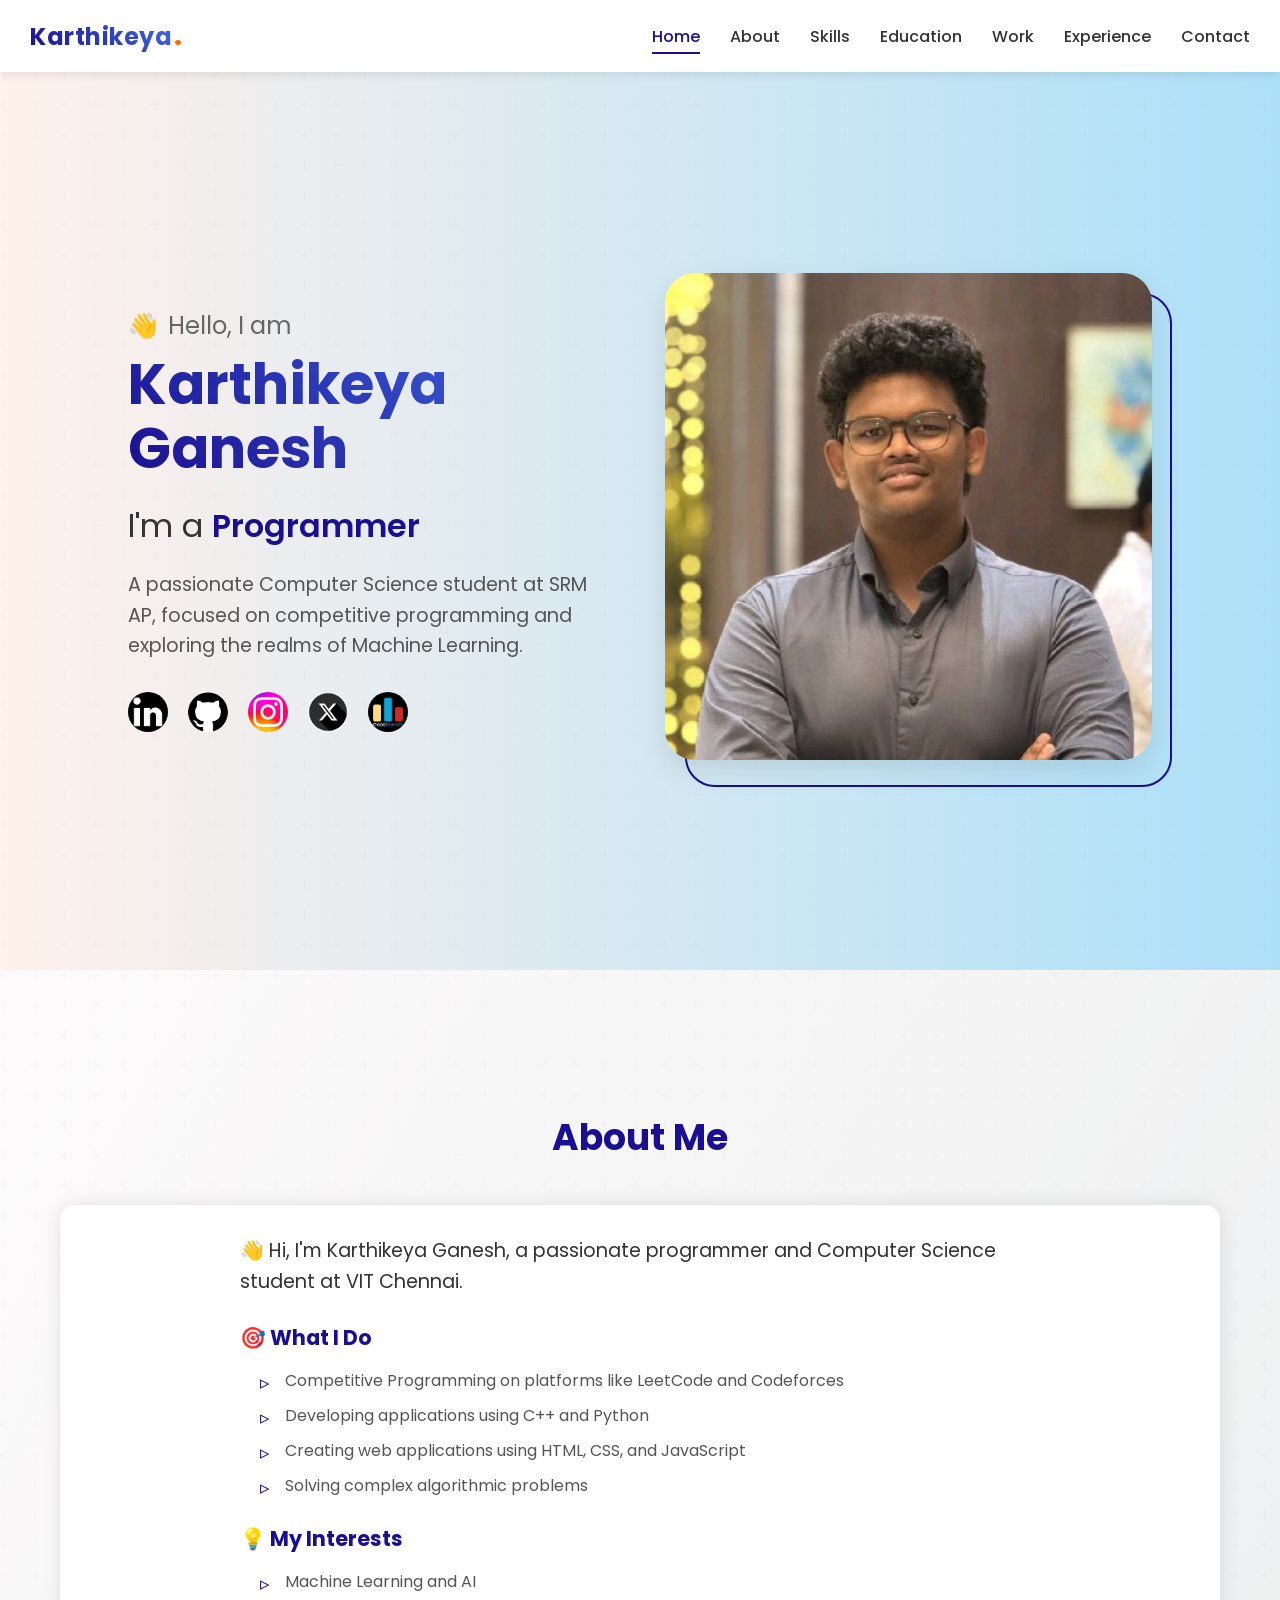
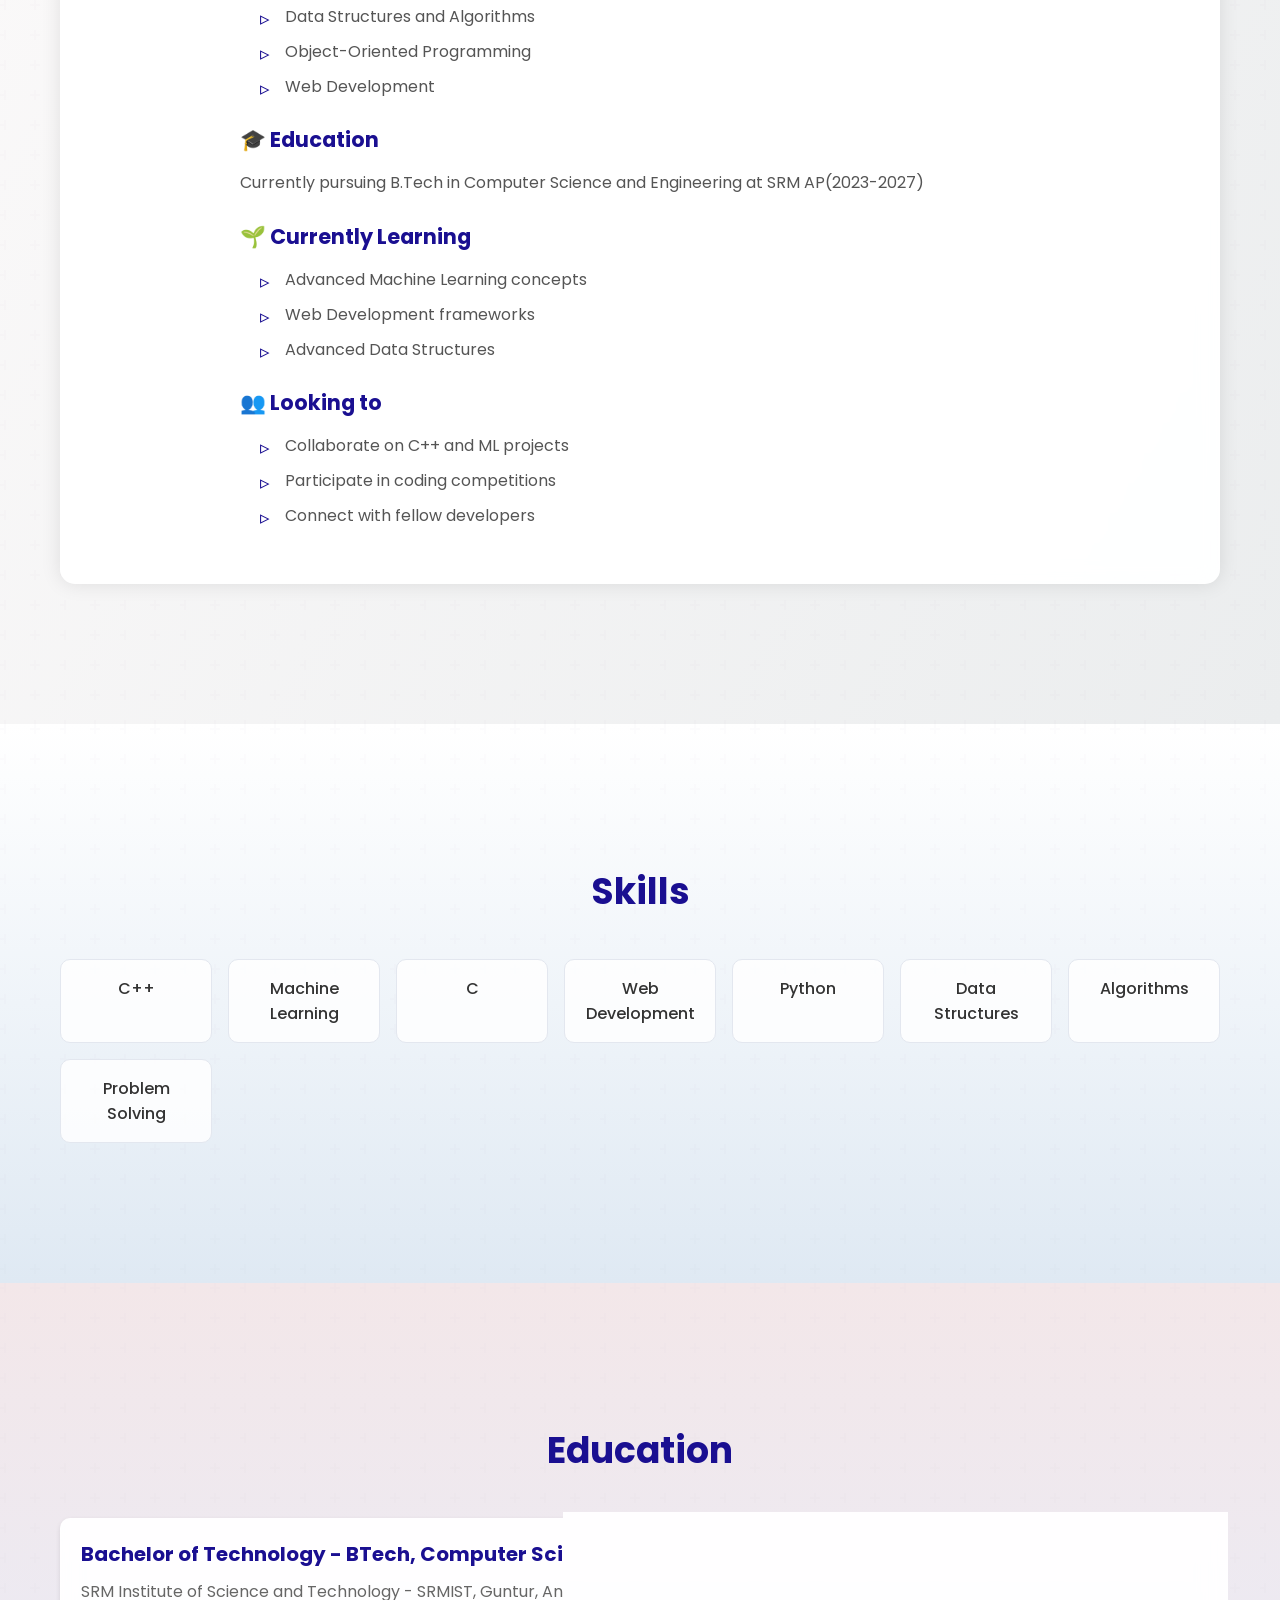
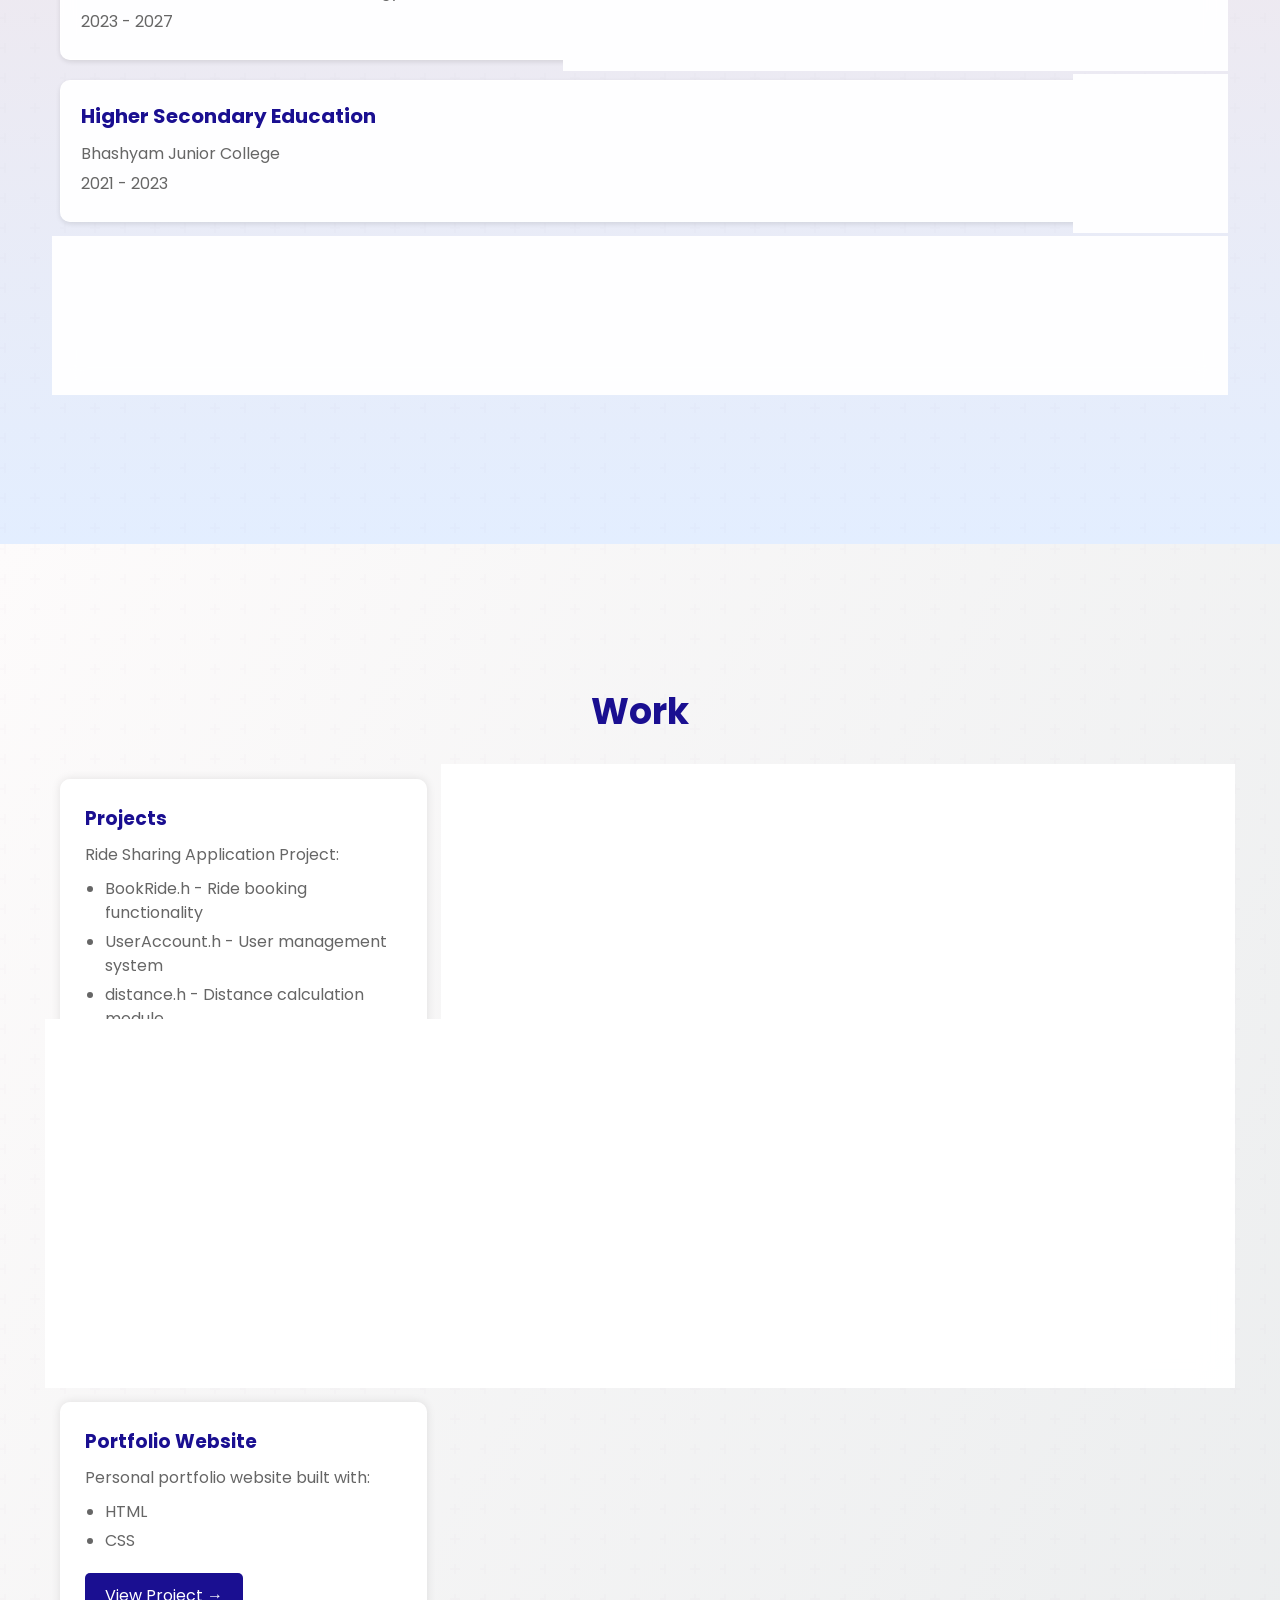
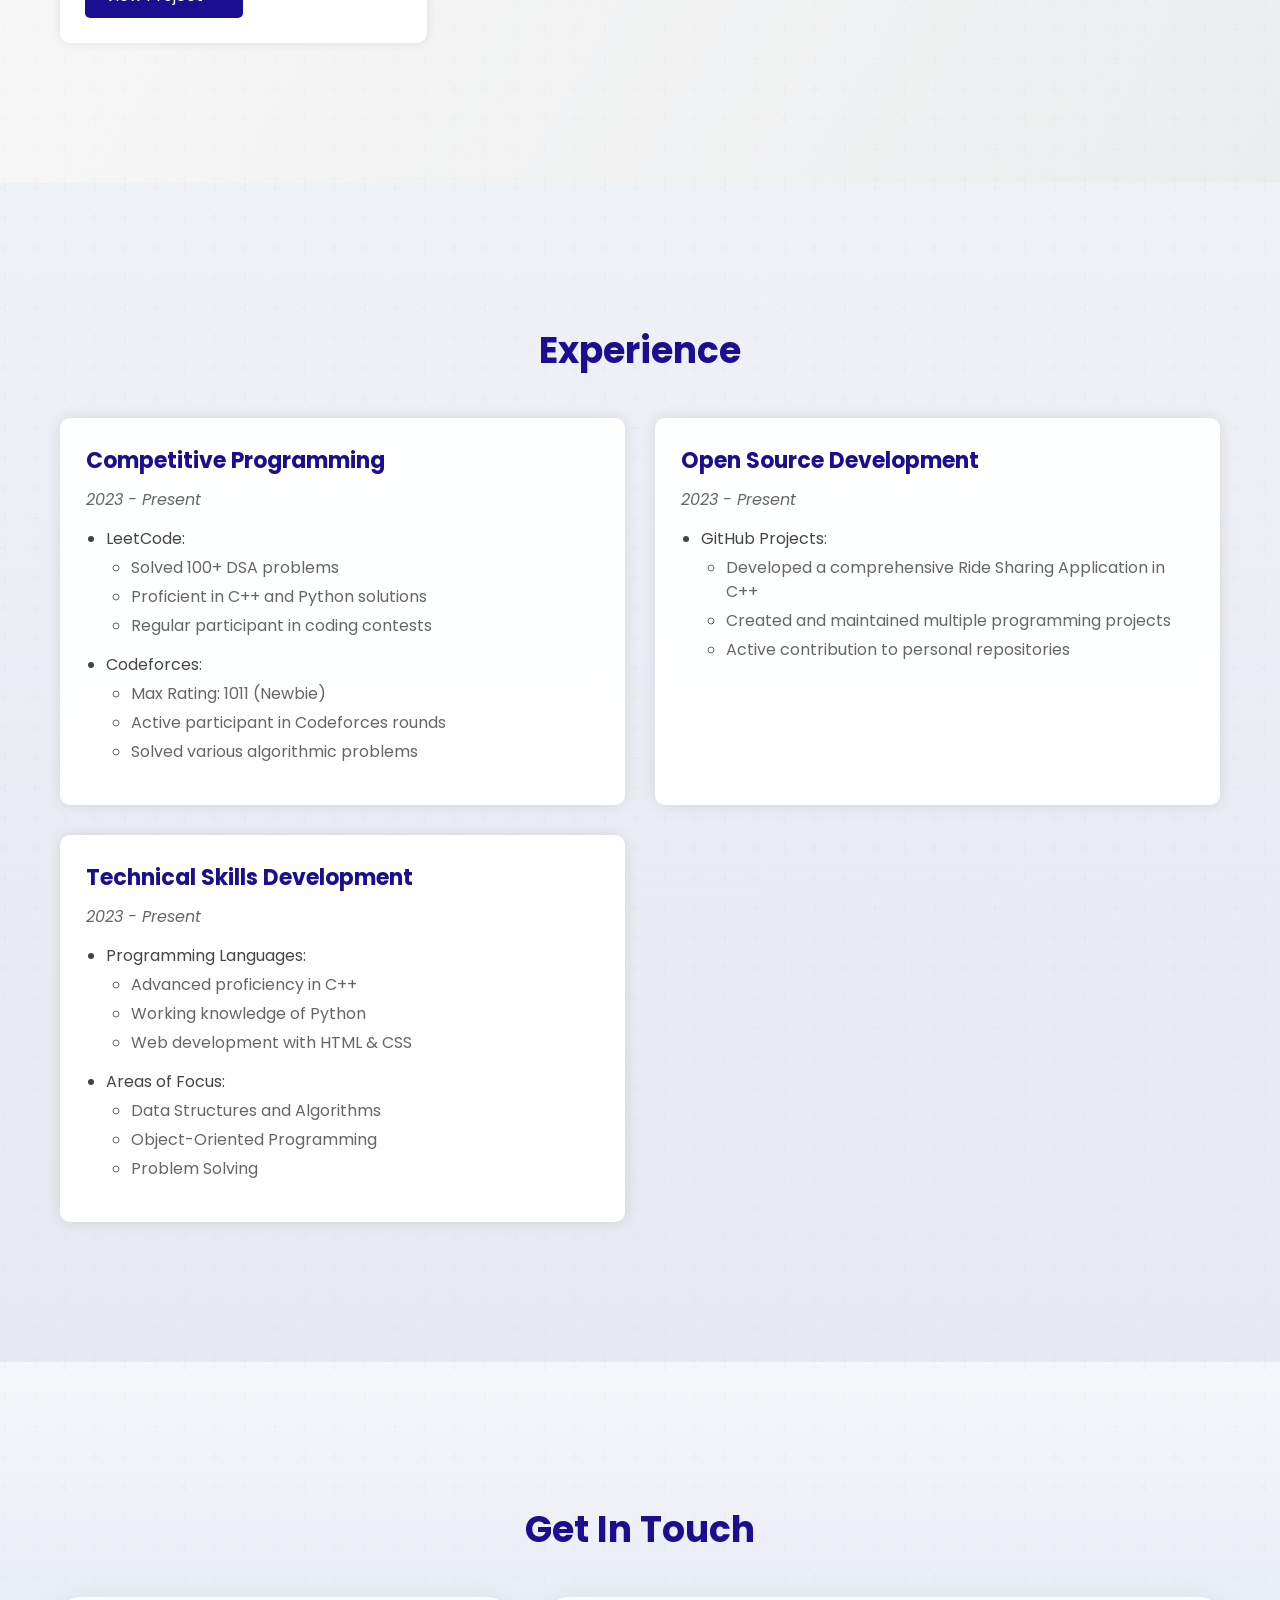
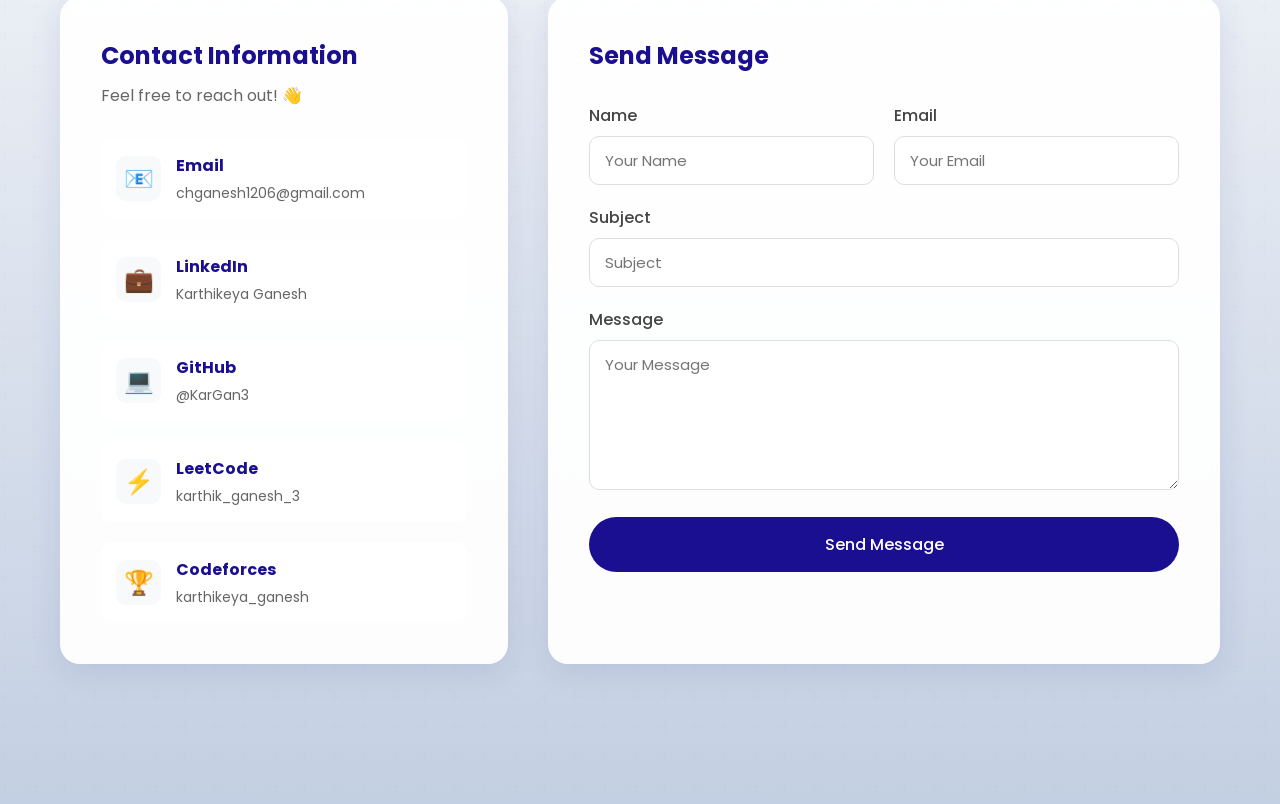
<file: Index.html>
<!DOCTYPE html>
<html lang="en">
<head>
  <meta charset="UTF-8">
  <meta name="viewport" content="width=device-width, initial-scale=1.0">
  <title>Portfolio</title>
  <link rel="stylesheet" href="portfolio.css">
  <link href="https://fonts.googleapis.com/css2?family=Poppins:wght@400;500;600;700&display=swap" rel="stylesheet">
</head>
<body>
  <nav>
    <div class="nav-brand">
      <span class="brand-text">Karthikeya</span>
      <span class="brand-dot">.</span>
    </div>
    <div class="nav-links">
      <a href="#home" class="active">Home</a>
      <a href="#about">About</a>
      <a href="#skills">Skills</a>
      <a href="#education">Education</a>
      <a href="#work">Work</a>
      <a href="#experience">Experience</a>
      <a href="#contact">Contact</a>
    </div>
  </nav>

  <section id="home" class="hero">
    <div class="hero-content">
      <div class="greeting">
        <span class="wave">👋</span> Hello, I am
      </div>
      <h1 class="name">Karthikeya Ganesh</h1>
      <div class="typing-container">
        <span class="static-text">I'm a </span>
        <span class="dynamic-text">
          <span>Programmer</span>
          <span>Problem Solver</span>
          <span>DSA Enthusiast</span>
        </span>
      </div>
      <p class="bio">
        A passionate Computer Science student at SRM AP, focused on competitive programming 
        and exploring the realms of Machine Learning.
      </p>
      <div class="social-links">
        <a href="https://www.linkedin.com/in/karthikeya-ganesh-0286682b3" target="_blank">
          <img src="images/linkedin.png" alt="LinkedIn">
        </a>
        <a href="https://github.com/KarGan3" target="_blank">
          <img src="images/github.png" alt="GitHub">
        </a>
        <a href="https://instagram.com/kartik_ganesh_3" target="_blank">
          <img src="images/instagram.jpeg" alt="Instagram">
        </a>
        <a href="https://leetcode.com/u/karthik_ganesh_3/" target="_blank">
          <img src="images/leetcode.png" alt="LeetCode">
        </a>
        <a href="https://codeforces.com/profile/karthikeya_ganesh" target="_blank">
          <img src="images/codeforces.png" alt="Codeforces">
        </a>
      </div>
    </div>
    <div class="hero-image">
      <img src="images/hero.jpeg" alt="Karthikeya Ganesh">
      <div class="hero-shape"></div>
    </div>
  </section>

  <section id="about">
    <div class="container">
      <h2>About Me</h2>
      <div class="about-content">
        <div class="about-text">
          <p class="about-intro">👋 Hi, I'm Karthikeya Ganesh, a passionate programmer and Computer Science student at VIT Chennai.</p>
          
          <div class="about-section">
            <h3>🎯 What I Do</h3>
            <ul>
              <li>Competitive Programming on platforms like LeetCode and Codeforces</li>
              <li>Developing applications using C++ and Python</li>
              <li>Creating web applications using HTML, CSS, and JavaScript</li>
              <li>Solving complex algorithmic problems</li>
            </ul>
          </div>

          <div class="about-section">
            <h3>💡 My Interests</h3>
            <ul>
              <li>Machine Learning and AI</li>
              <li>Data Structures and Algorithms</li>
              <li>Object-Oriented Programming</li>
              <li>Web Development</li>
            </ul>
          </div>

          <div class="about-section">
            <h3>🎓 Education</h3>
            <p>Currently pursuing B.Tech in Computer Science and Engineering at SRM AP(2023-2027)</p>
          </div>

          <div class="about-section">
            <h3>🌱 Currently Learning</h3>
            <ul>
              <li>Advanced Machine Learning concepts</li>
              <li>Web Development frameworks</li>
              <li>Advanced Data Structures</li>
            </ul>
          </div>

          <div class="about-section">
            <h3>👥 Looking to</h3>
            <ul>
              <li>Collaborate on C++ and ML projects</li>
              <li>Participate in coding competitions</li>
              <li>Connect with fellow developers</li>
            </ul>
          </div>
        </div>
      </div>
    </div>
  </section>

  <section id="skills">
    <div class="container">
      <h2>Skills</h2>
      <div class="skills-grid">
        <div class="skill-item">C++</div>
        <div class="skill-item">Machine Learning</div>
        <div class="skill-item">C</div>
        <div class="skill-item">Web Development</div>
        <div class="skill-item">Python</div>
        <div class="skill-item">Data Structures</div>
        <div class="skill-item">Algorithms</div>
        <div class="skill-item">Problem Solving</div>
      </div>
    </div>
  </section>

  <section id="education">
    <div class="container">
      <h2>Education</h2>
      <div class="education-item">
        <h3>Bachelor of Technology - BTech, Computer Science and Engineering</h3>
        <p>SRM Institute of Science and Technology - SRMIST, Guntur, Andhra Pradesh</p>
        <p>2023 - 2027</p>
      </div>
      <div class="education-item">
        <h3>Higher Secondary Education</h3>
        <p>Bhashyam Junior College</p>
        <p>2021 - 2023</p>
      </div>
      <div class="education-item">
        <h3>Secondary School Education</h3>
        <p>K.K.R's Gowtham Concept School</p>
        <p>2012 - 2021</p>
      </div>
    </div>
  </section>

  <section id="work">
    <div class="container">
      <h2>Work</h2>
      <div class="work-grid">
        <div class="work-item">
          <h3>Projects</h3>
          <p>Ride Sharing Application Project:</p>
          <ul>
            <li>BookRide.h - Ride booking functionality</li>
            <li>UserAccount.h - User management system</li>
            <li>distance.h - Distance calculation module</li>
            <li>Ride_booking_App.cpp - Main application file</li>
            <li>Documentation:
              <ul>
                <li>README.md</li>
                <li>Ride Sharing App with Driver and Rider.docx</li>
                <li>Ride Sharing App.pptx</li>
              </ul>
            </li>
          </ul>
          <p>Technologies used: C++, Object-Oriented Programming</p>
          <a href="https://github.com/KarGan3/project" target="_blank" class="project-link">View Project →</a>
        </div>
        <div class="work-item">
          <h3>LeetCode Solutions</h3>
          <p>Collection of LeetCode problem solutions</p>
          <p>Languages used:</p>
          <ul>
            <li>C++</li>
            <li>Python</li>
          </ul>
          <a href="https://github.com/KarGan3/LeetCode" target="_blank" class="project-link">View Project →</a>
        </div>
        <div class="work-item">
          <h3>Codeforces Solutions</h3>
          <p>Competitive Programming Solutions</p>
          <p>Max Rating: 1011 (Newbie)</p>
          <a href="https://codeforces.com/profile/karthikeya_ganesh" target="_blank" class="project-link">View Profile →</a>
        </div>
        <div class="work-item">
          <h3>Portfolio Website</h3>
          <p>Personal portfolio website built with:</p>
          <ul>
            <li>HTML</li>
            <li>CSS</li>
          </ul>
          <a href="https://github.com/KarGan3/portfolio" target="_blank" class="project-link">View Project →</a>
        </div>
      </div>
    </div>
  </section>

  <section id="experience">
    <div class="container">
      <h2>Experience</h2>
      <div class="experience-grid">
        <div class="experience-item">
          <h3>Competitive Programming</h3>
          <p class="experience-period">2023 - Present</p>
          <ul>
            <li>LeetCode:
              <ul>
                <li>Solved 100+ DSA problems</li>
                <li>Proficient in C++ and Python solutions</li>
                <li>Regular participant in coding contests</li>
              </ul>
            </li>
            <li>Codeforces:
              <ul>
                <li>Max Rating: 1011 (Newbie)</li>
                <li>Active participant in Codeforces rounds</li>
                <li>Solved various algorithmic problems</li>
              </ul>
            </li>
          </ul>
        </div>

        <div class="experience-item">
          <h3>Open Source Development</h3>
          <p class="experience-period">2023 - Present</p>
          <ul>
            <li>GitHub Projects:
              <ul>
                <li>Developed a comprehensive Ride Sharing Application in C++</li>
                <li>Created and maintained multiple programming projects</li>
                <li>Active contribution to personal repositories</li>
              </ul>
            </li>
          </ul>
        </div>

        <div class="experience-item">
          <h3>Technical Skills Development</h3>
          <p class="experience-period">2023 - Present</p>
          <ul>
            <li>Programming Languages:
              <ul>
                <li>Advanced proficiency in C++</li>
                <li>Working knowledge of Python</li>
                <li>Web development with HTML & CSS</li>
              </ul>
            </li>
            <li>Areas of Focus:
              <ul>
                <li>Data Structures and Algorithms</li>
                <li>Object-Oriented Programming</li>
                <li>Problem Solving</li>
              </ul>
            </li>
          </ul>
        </div>
      </div>
    </div>
  </section>

  <section id="contact">
    <div class="container">
      <h2>Get In Touch</h2>
      <div class="contact-wrapper">
        <div class="contact-info">
          <div class="contact-card">
            <div class="contact-header">
              <h3>Contact Information</h3>
              <p>Feel free to reach out! 👋</p>
            </div>
            
            <div class="contact-links">
              <a href="mailto:chganesh1206@gmail.com" class="contact-link">
                <div class="icon">📧</div>
                <div class="link-content">
                  <h4>Email</h4>
                  <p>chganesh1206@gmail.com</p>
                </div>
              </a>

              <a href="https://www.linkedin.com/in/karthikeya-ganesh-0286682b3" target="_blank" class="contact-link">
                <div class="icon">💼</div>
                <div class="link-content">
                  <h4>LinkedIn</h4>
                  <p>Karthikeya Ganesh</p>
                </div>
              </a>

              <a href="https://github.com/KarGan3" target="_blank" class="contact-link">
                <div class="icon">💻</div>
                <div class="link-content">
                  <h4>GitHub</h4>
                  <p>@KarGan3</p>
                </div>
              </a>

              <a href="https://leetcode.com/u/karthik_ganesh_3/" target="_blank" class="contact-link">
                <div class="icon">⚡</div>
                <div class="link-content">
                  <h4>LeetCode</h4>
                  <p>karthik_ganesh_3</p>
                </div>
              </a>

              <a href="https://codeforces.com/profile/karthikeya_ganesh" target="_blank" class="contact-link">
                <div class="icon">🏆</div>
                <div class="link-content">
                  <h4>Codeforces</h4>
                  <p>karthikeya_ganesh</p>
                </div>
              </a>
            </div>
          </div>
        </div>

        <div class="contact-form-wrapper">
          <form class="contact-form">
            <h3>Send Message</h3>
            <div class="form-row">
              <div class="form-group">
                <label for="name">Name</label>
                <input type="text" id="name" required placeholder="Your Name">
              </div>
              <div class="form-group">
                <label for="email">Email</label>
                <input type="email" id="email" required placeholder="Your Email">
              </div>
            </div>
            <div class="form-group">
              <label for="subject">Subject</label>
              <input type="text" id="subject" required placeholder="Subject">
            </div>
            <div class="form-group">
              <label for="message">Message</label>
              <textarea id="message" required placeholder="Your Message"></textarea>
            </div>
            <button type="submit" class="send-btn">Send Message</button>
          </form>
        </div>
      </div>
    </div>
  </section>

  <script>
    // Add scroll event listener to handle nav bar styling
    window.addEventListener('scroll', function() {
      const nav = document.querySelector('nav');
      if (window.scrollY > 50) {
        nav.classList.add('scrolled');
      } else {
        nav.classList.remove('scrolled');
      }
    });

    // Add active class to current section in nav
    const sections = document.querySelectorAll('section');
    const navLinks = document.querySelectorAll('.nav-links a');

    window.addEventListener('scroll', () => {
      let current = '';
      
      sections.forEach(section => {
        const sectionTop = section.offsetTop;
        const sectionHeight = section.clientHeight;
        
        if (pageYOffset >= sectionTop - 150) {
          current = section.getAttribute('id');
        }
      });

      navLinks.forEach(link => {
        link.classList.remove('active');
        if (link.getAttribute('href').slice(1) === current) {
          link.classList.add('active');
        }
      });
    });

    // Typing animation
    const texts = document.querySelectorAll('.dynamic-text span');
    let index = 0;

    function changeText() {
      texts[index].classList.remove('active');
      index = (index + 1) % texts.length;
      texts[index].classList.add('active');
    }

    texts[0].classList.add('active');
    setInterval(changeText, 3000);
  </script>
</body>
</html>
</file>
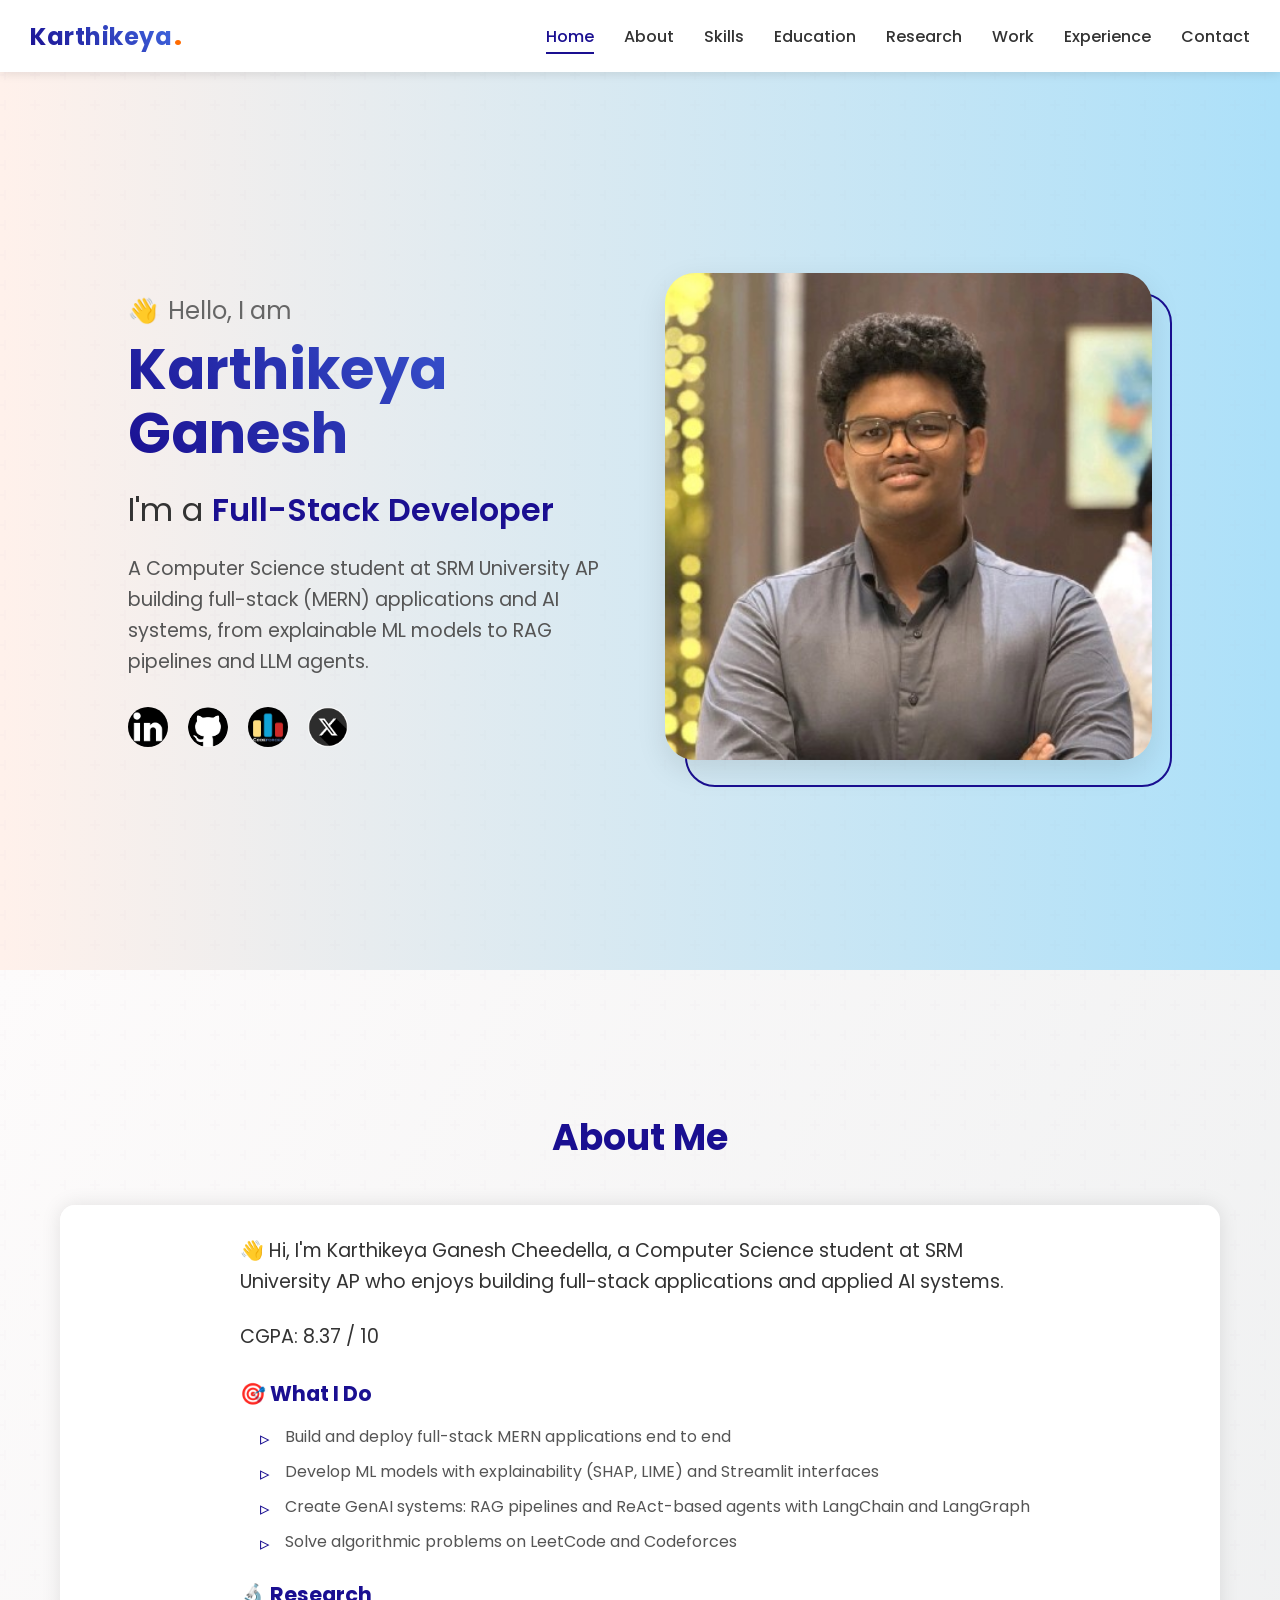
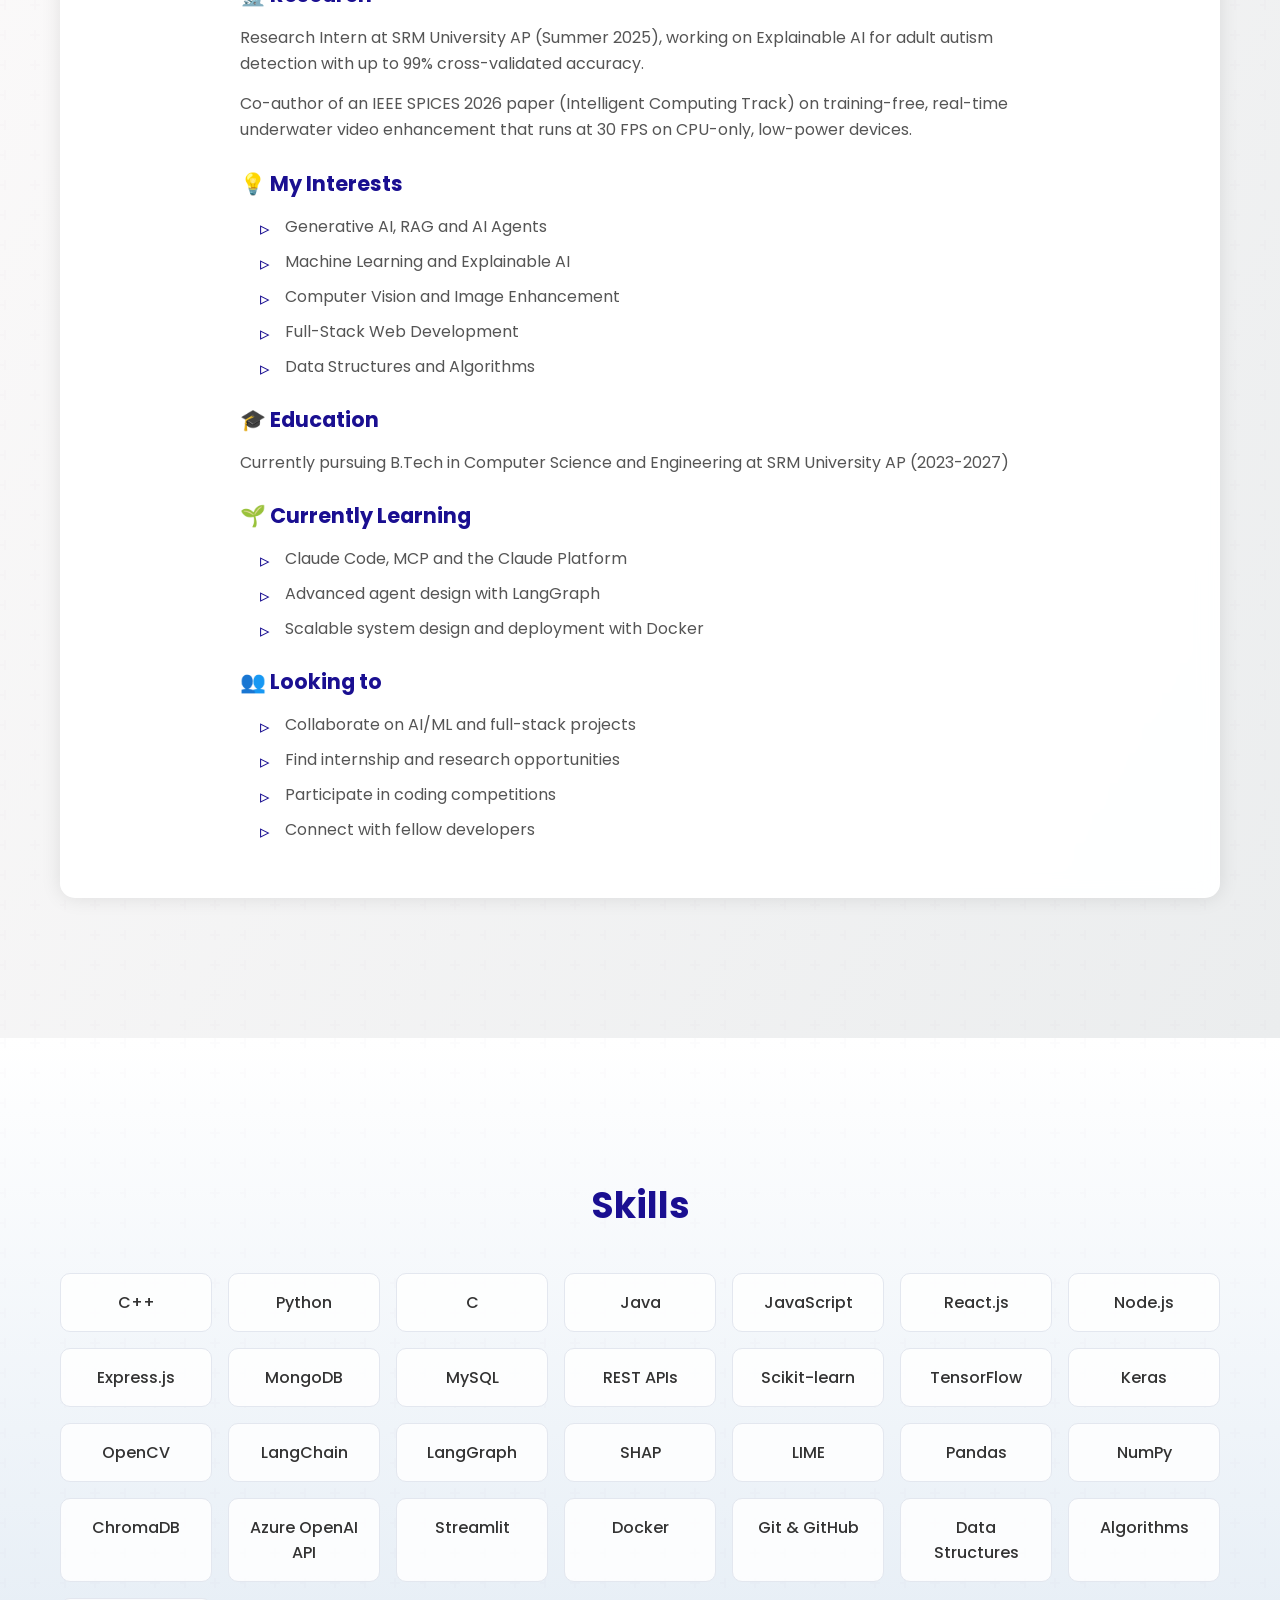
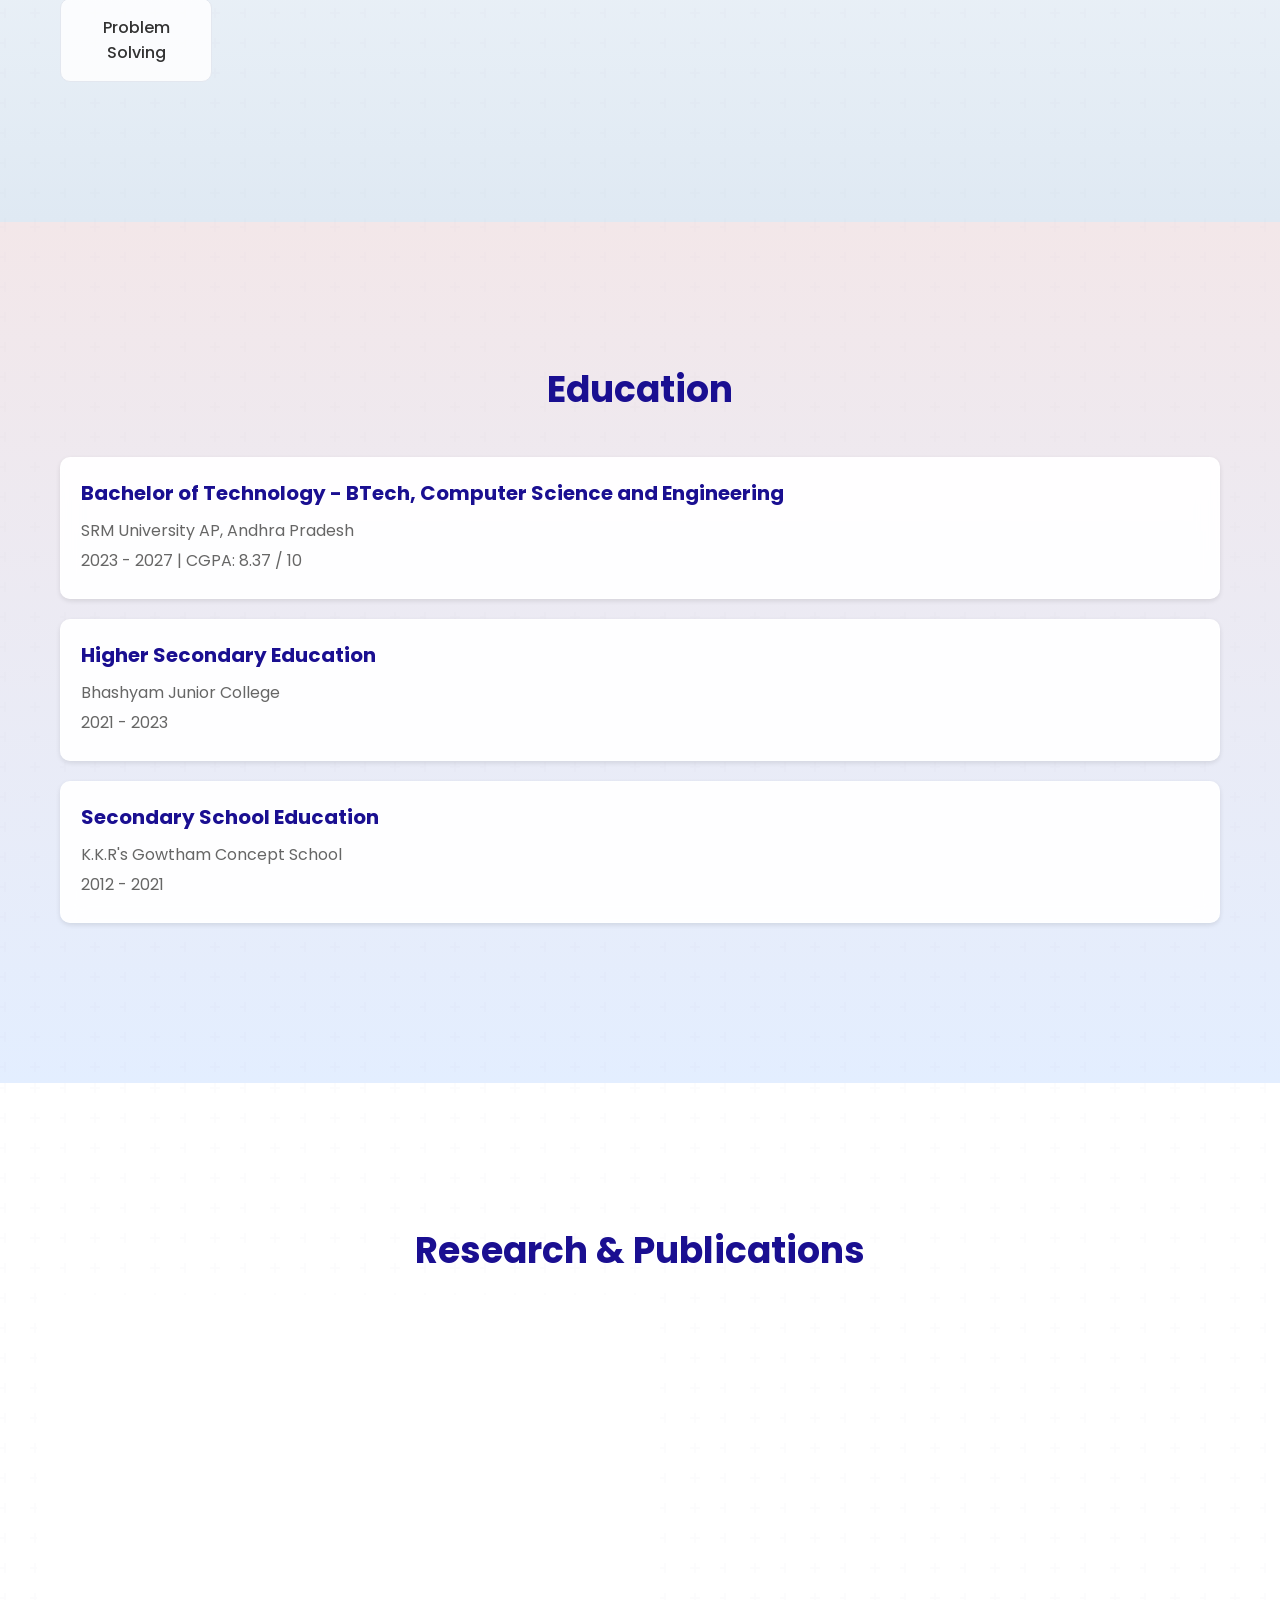
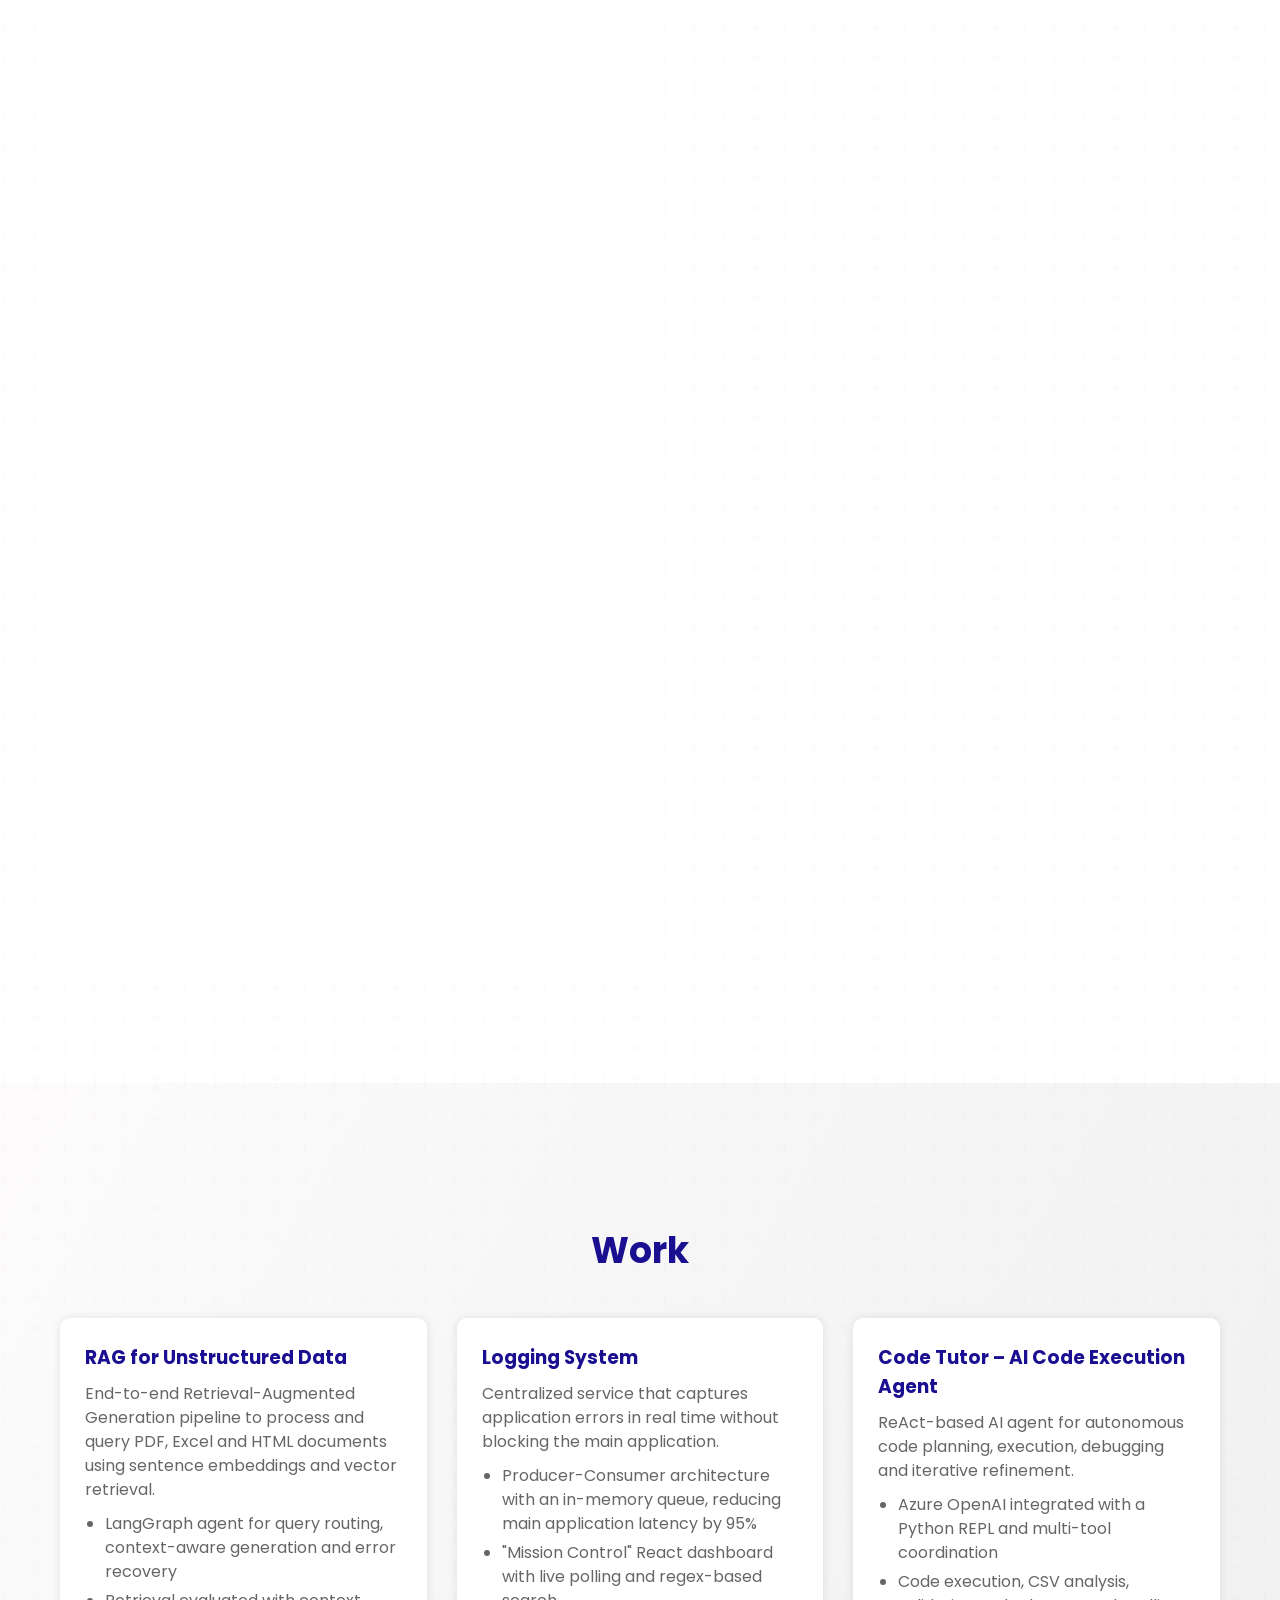
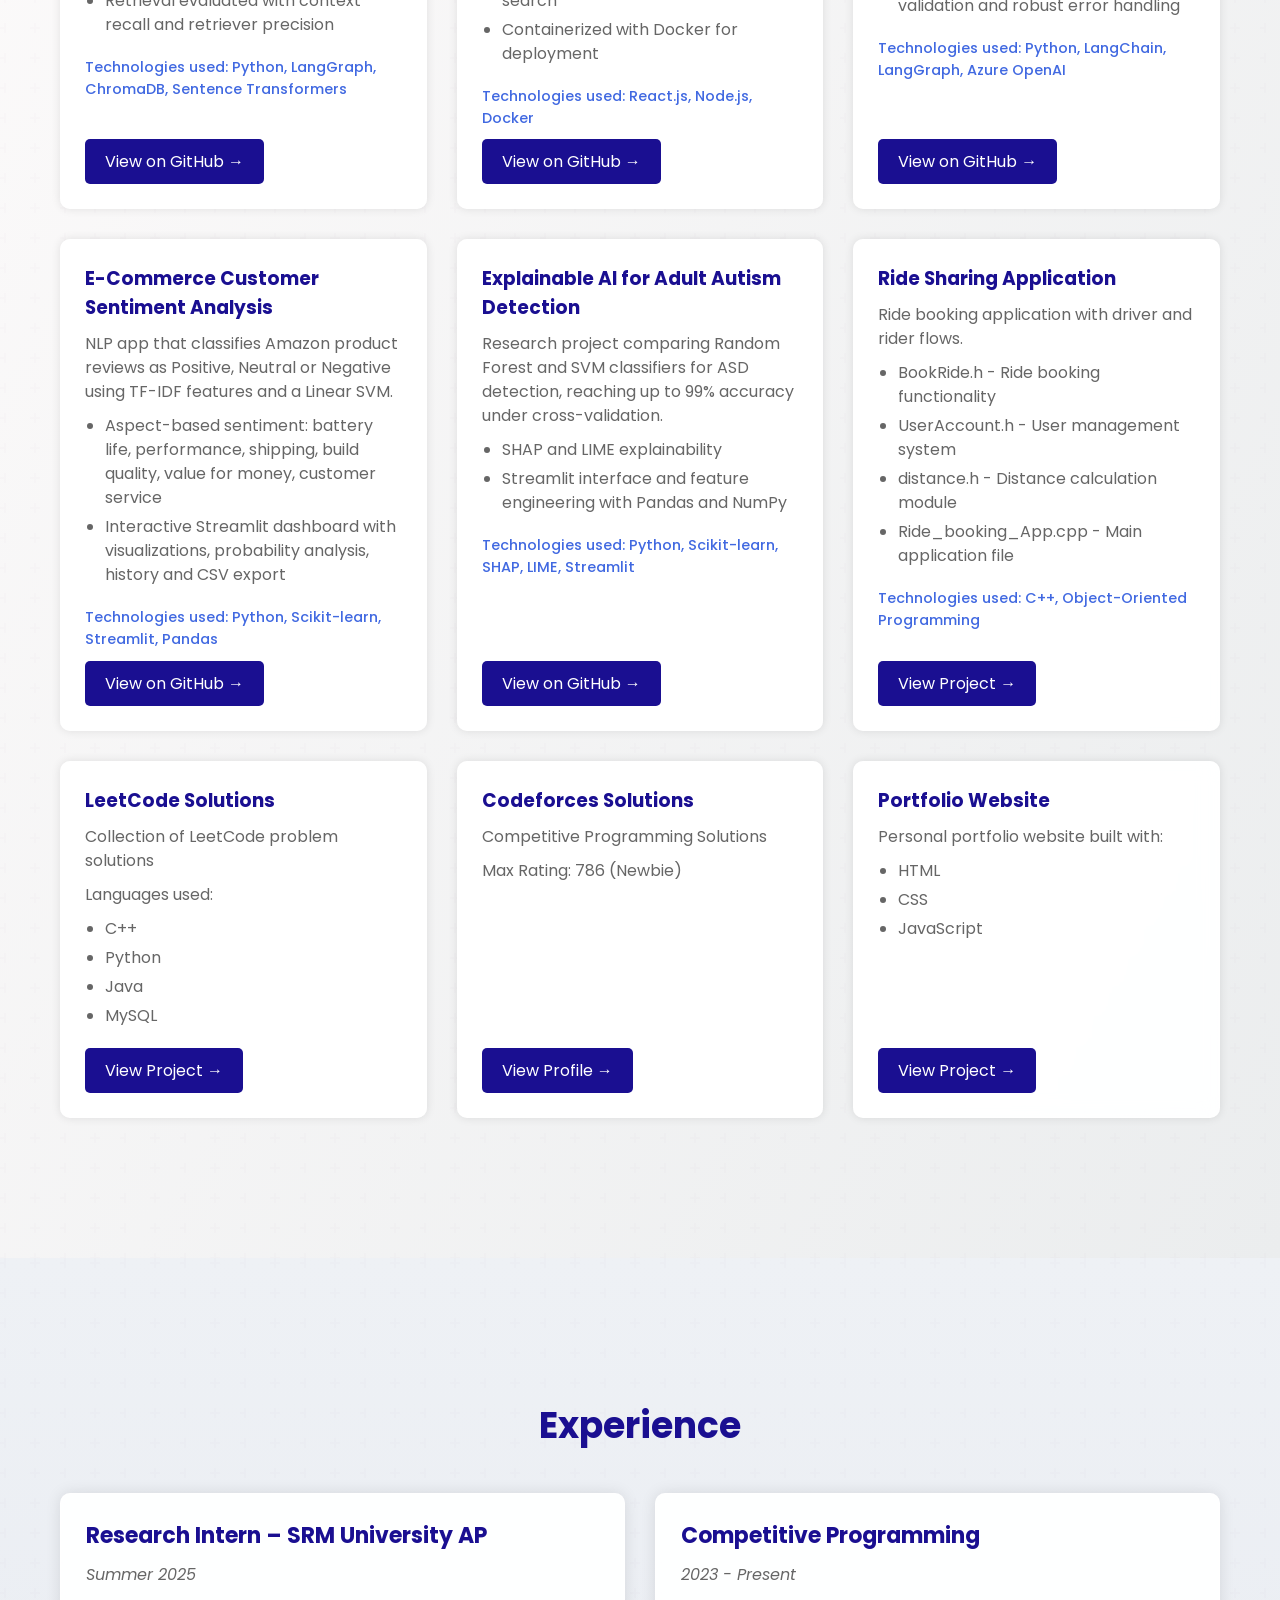
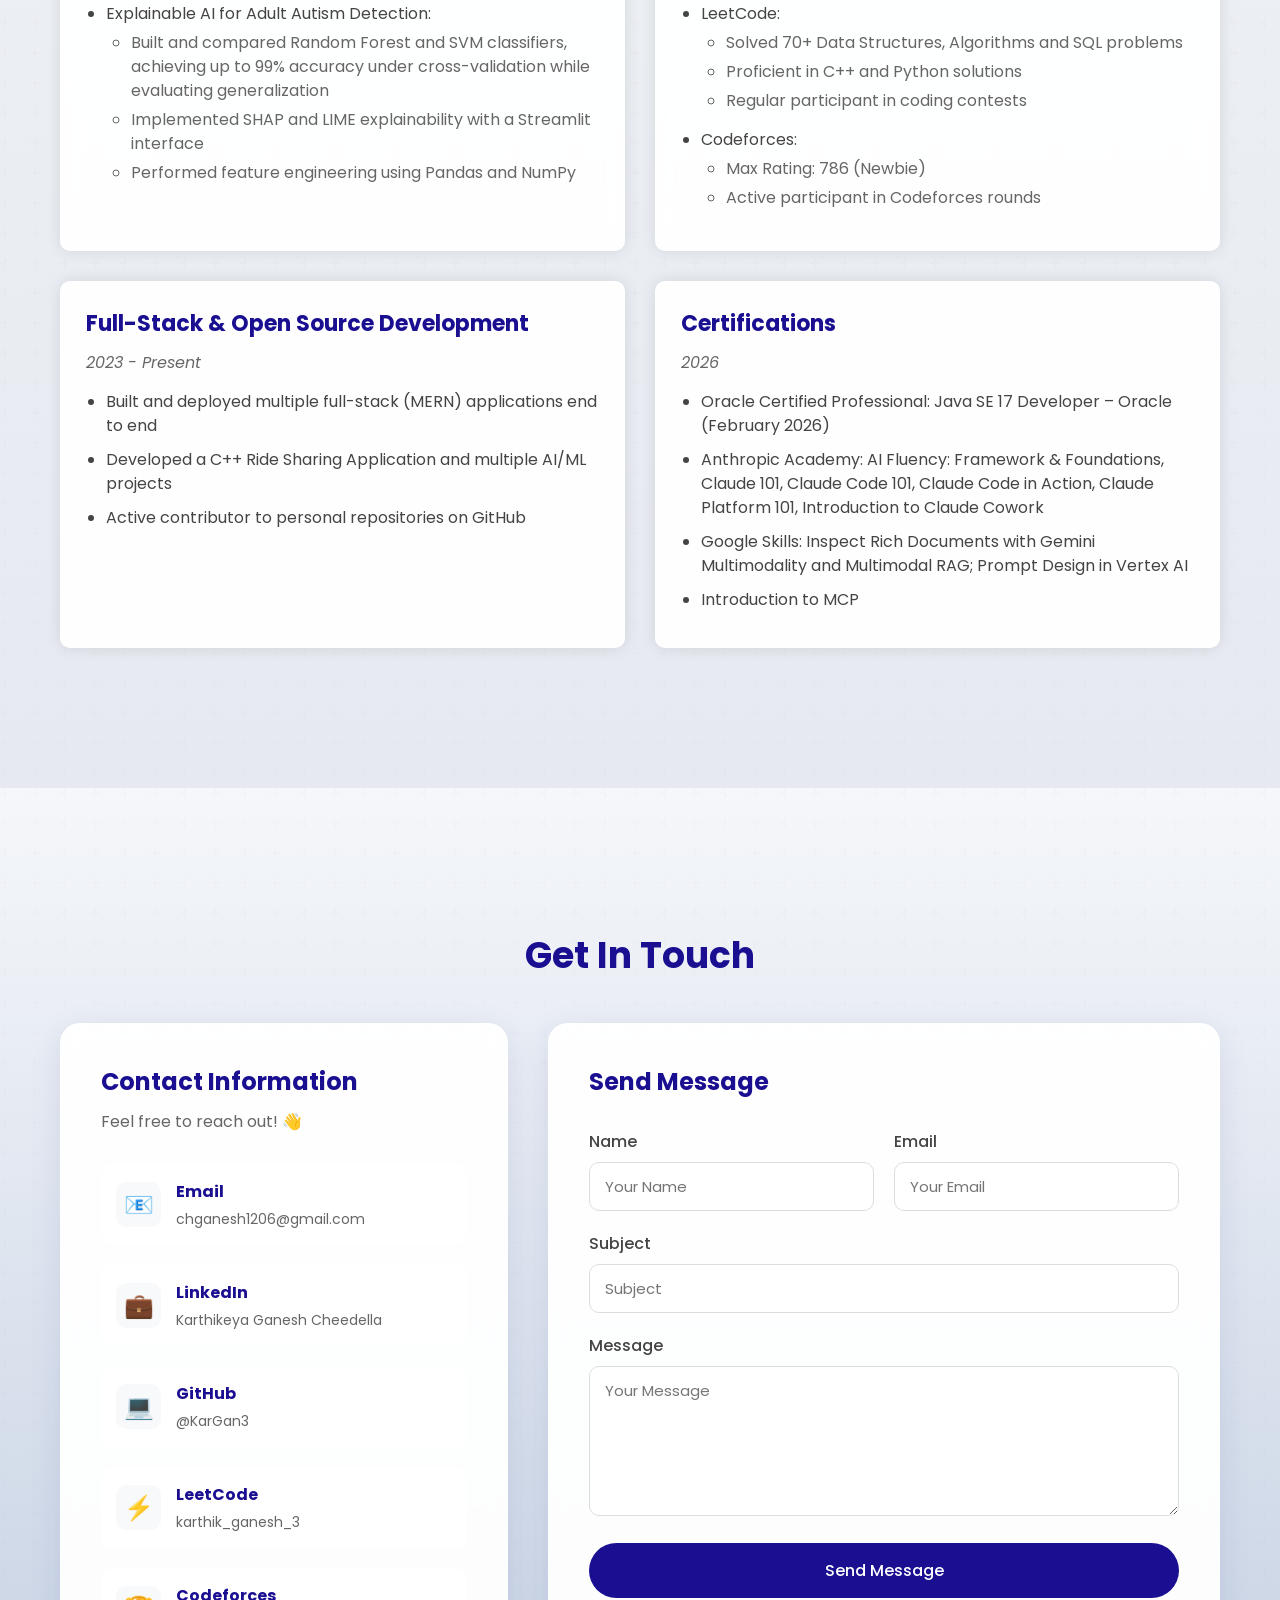
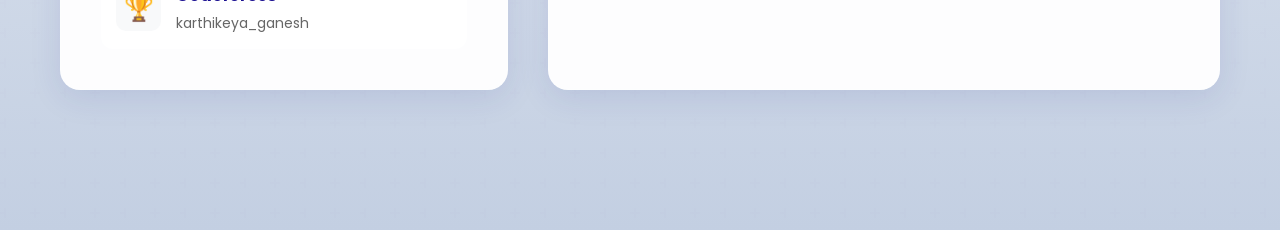
<file: index.html>
<!DOCTYPE html>
<html lang="en">
<head>
  <meta charset="UTF-8">
  <meta name="viewport" content="width=device-width, initial-scale=1.0">
  <title>Karthikeya Ganesh | Portfolio</title>
  <link rel="stylesheet" href="portfolio.css">
  <link href="https://fonts.googleapis.com/css2?family=Poppins:wght@400;500;600;700&display=swap" rel="stylesheet">
</head>
<body>
  <nav>
    <div class="nav-brand">
      <span class="brand-text">Karthikeya</span>
      <span class="brand-dot">.</span>
    </div>
    <div class="nav-links">
      <a href="#home" class="active">Home</a>
      <a href="#about">About</a>
      <a href="#skills">Skills</a>
      <a href="#education">Education</a>
      <a href="#research">Research</a>
      <a href="#work">Work</a>
      <a href="#experience">Experience</a>
      <a href="#contact">Contact</a>
    </div>
  </nav>

  <section id="home" class="hero">
    <div class="hero-content">
      <div class="greeting">
        <span class="wave">👋</span> Hello, I am
      </div>
      <h1 class="name">Karthikeya Ganesh</h1>
      <div class="typing-container">
        <span class="static-text">I'm a </span>
        <span class="dynamic-text">
          <span>Full-Stack Developer</span>
          <span>AI/ML Enthusiast</span>
          <span>GenAI Builder</span>
          <span>Problem Solver</span>
        </span>
      </div>
      <p class="bio">
        A Computer Science student at SRM University AP building full-stack (MERN) applications
        and AI systems, from explainable ML models to RAG pipelines and LLM agents.
      </p>
      <div class="social-links">
        <a href="https://www.linkedin.com/in/karthikeya-ganesh-cheedella-0b69b827b/" target="_blank">
          <img src="images/linkedin.png" alt="LinkedIn">
        </a>
        <a href="https://github.com/KarGan3" target="_blank">
          <img src="images/github.png" alt="GitHub">
        </a>
        <a href="https://codeforces.com/profile/karthikeya_ganesh" target="_blank">
          <img src="images/codeforces.png" alt="Codeforces">
        </a>
        <a href="https://leetcode.com/u/karthik_ganesh_3/" target="_blank">
          <img src="images/leetcode.png" alt="LeetCode">
        </a>
      </div>
    </div>
    <div class="hero-image">
      <img src="images/hero.jpeg" alt="Karthikeya Ganesh">
      <div class="hero-shape"></div>
    </div>
  </section>

  <section id="about">
    <div class="container">
      <h2>About Me</h2>
      <div class="about-content">
        <div class="about-text">
          <p class="about-intro">👋 Hi, I'm Karthikeya Ganesh Cheedella, a Computer Science student at SRM University AP who enjoys building full-stack applications and applied AI systems.</p>
          <p class="about-intro">CGPA: 8.37 / 10</p>

          <div class="about-section">
            <h3>🎯 What I Do</h3>
            <ul>
              <li>Build and deploy full-stack MERN applications end to end</li>
              <li>Develop ML models with explainability (SHAP, LIME) and Streamlit interfaces</li>
              <li>Create GenAI systems: RAG pipelines and ReAct-based agents with LangChain and LangGraph</li>
              <li>Solve algorithmic problems on LeetCode and Codeforces</li>
            </ul>
          </div>

          <div class="about-section">
            <h3>🔬 Research</h3>
            <p>Research Intern at SRM University AP (Summer 2025), working on Explainable AI for adult autism detection with up to 99% cross-validated accuracy.</p>
            <p>Co-author of an IEEE SPICES 2026 paper (Intelligent Computing Track) on training-free, real-time underwater video enhancement that runs at 30 FPS on CPU-only, low-power devices.</p>
          </div>

          <div class="about-section">
            <h3>💡 My Interests</h3>
            <ul>
              <li>Generative AI, RAG and AI Agents</li>
              <li>Machine Learning and Explainable AI</li>
              <li>Computer Vision and Image Enhancement</li>
              <li>Full-Stack Web Development</li>
              <li>Data Structures and Algorithms</li>
            </ul>
          </div>

          <div class="about-section">
            <h3>🎓 Education</h3>
            <p>Currently pursuing B.Tech in Computer Science and Engineering at SRM University AP (2023-2027)</p>
          </div>

          <div class="about-section">
            <h3>🌱 Currently Learning</h3>
            <ul>
              <li>Claude Code, MCP and the Claude Platform</li>
              <li>Advanced agent design with LangGraph</li>
              <li>Scalable system design and deployment with Docker</li>
            </ul>
          </div>

          <div class="about-section">
            <h3>👥 Looking to</h3>
            <ul>
              <li>Collaborate on AI/ML and full-stack projects</li>
              <li>Find internship and research opportunities</li>
              <li>Participate in coding competitions</li>
              <li>Connect with fellow developers</li>
            </ul>
          </div>
        </div>
      </div>
    </div>
  </section>

  <section id="skills">
    <div class="container">
      <h2>Skills</h2>
      <div class="skills-grid">
        <div class="skill-item">C++</div>
        <div class="skill-item">Python</div>
        <div class="skill-item">C</div>
        <div class="skill-item">Java</div>
        <div class="skill-item">JavaScript</div>
        <div class="skill-item">React.js</div>
        <div class="skill-item">Node.js</div>
        <div class="skill-item">Express.js</div>
        <div class="skill-item">MongoDB</div>
        <div class="skill-item">MySQL</div>
        <div class="skill-item">REST APIs</div>
        <div class="skill-item">Scikit-learn</div>
        <div class="skill-item">TensorFlow</div>
        <div class="skill-item">Keras</div>
        <div class="skill-item">OpenCV</div>
        <div class="skill-item">LangChain</div>
        <div class="skill-item">LangGraph</div>
        <div class="skill-item">SHAP</div>
        <div class="skill-item">LIME</div>
        <div class="skill-item">Pandas</div>
        <div class="skill-item">NumPy</div>
        <div class="skill-item">ChromaDB</div>
        <div class="skill-item">Azure OpenAI API</div>
        <div class="skill-item">Streamlit</div>
        <div class="skill-item">Docker</div>
        <div class="skill-item">Git &amp; GitHub</div>
        <div class="skill-item">Data Structures</div>
        <div class="skill-item">Algorithms</div>
        <div class="skill-item">Problem Solving</div>
      </div>
    </div>
  </section>

  <section id="education">
    <div class="container">
      <h2>Education</h2>
      <div class="education-item">
        <h3>Bachelor of Technology - BTech, Computer Science and Engineering</h3>
        <p>SRM University AP, Andhra Pradesh</p>
        <p>2023 - 2027 | CGPA: 8.37 / 10</p>
      </div>
      <div class="education-item">
        <h3>Higher Secondary Education</h3>
        <p>Bhashyam Junior College</p>
        <p>2021 - 2023</p>
      </div>
      <div class="education-item">
        <h3>Secondary School Education</h3>
        <p>K.K.R's Gowtham Concept School</p>
        <p>2012 - 2021</p>
      </div>
    </div>
  </section>

  <section id="research">
    <div class="container">
      <h2>Research &amp; Publications</h2>
      <div class="experience-grid">
        <div class="experience-item">
          <h3>Real-Time Adaptive Underwater Visual Restoration Using HSV-LAB Environmental Profiling on Low-Power Devices</h3>
          <p class="experience-period">IEEE SPICES 2026 – Intelligent Computing Track (Paper ID: 1810) | Oct 2026 | Ongoing</p>
          <p>Co-author, Dept. of CSE, SRM University AP</p>
          <p>Adaptive, training-free underwater video enhancement for AUVs and low-power devices where GPUs are unavailable and a single fixed enhancement pipeline cannot handle changing water conditions.</p>
          <ul>
            <li><strong>Environmental profiling:</strong> converts each 720×360 frame to HSV and CIE L*a*b*, extracts 4 optical statistics (mean Hue, Saturation, Value and std. of L*) and scores it against 9 optical environments (clear ocean, deep sea, coral reef, turbid coastal, muddy, polluted, shallow coastal, tropical blue, artificial light) using heuristic confidence scoring, with no training data or neural network</li>
            <li><strong>Confidence-aware pipeline selection:</strong> runs a single optimized pipeline on clear decisions; when the top two environments are close (|c1 − c2| &lt; 0.3, c2 &gt; 0.4) it runs both and blends outputs by confidence (w1F1 + w2F2) to avoid abrupt transitions; low-confidence frames fall back to a generic White Balance → CLAHE → Gamma chain</li>
            <li><strong>Environment-specific enhancement:</strong> pipelines composed from 12 primitives in 5 groups (luminance/contrast, chromatic restoration, dehazing, structural enhancement, noise suppression), e.g. Deep Sea: Gamma → Retinex MSR → Bilateral → CLAHE; Polluted: Bilateral → Dehaze → CLAHE → Laplacian</li>
            <li><strong>Temporal stability &amp; quality gate:</strong> a 10-frame sliding-window brightness stabilizer (β = 0.5) removes flicker; a Contrast Improvement Index gate (σenh/σorig ≥ 1.05) accepts only frames that genuinely improve, preventing artifacts on already-clean frames</li>
            <li><strong>Results:</strong> 30 FPS on CPU with no GPU; averages of UIQM 190.20, UCIQE 53.44, Entropy 4.32 and CII 1.27 across all 9 environments, with peak contrast gain on coral reef (CII 1.83); ablation study confirmed each module contributes a distinct improvement</li>
            <li>Packaged as the <strong>Underwater Vision Pro</strong> desktop app (live camera + batch video, per-frame metric export)</li>
          </ul>
          <p>Technologies used: Python, OpenCV, NumPy</p>
          <a href="papers/underwater-visual-restoration.pdf" target="_blank" class="project-link">Download Paper (PDF) →</a>
        </div>
      </div>
    </div>
  </section>

  <section id="work">
    <div class="container">
      <h2>Work</h2>
      <div class="work-grid">
        <div class="work-item">
          <h3>RAG for Unstructured Data</h3>
          <p>End-to-end Retrieval-Augmented Generation pipeline to process and query PDF, Excel and HTML documents using sentence embeddings and vector retrieval.</p>
          <ul>
            <li>LangGraph agent for query routing, context-aware generation and error recovery</li>
            <li>Retrieval evaluated with context recall and retriever precision</li>
          </ul>
          <p>Technologies used: Python, LangGraph, ChromaDB, Sentence Transformers</p>
          <a href="https://github.com/KarGan3" target="_blank" class="project-link">View on GitHub →</a>
        </div>

        <div class="work-item">
          <h3>Logging System</h3>
          <p>Centralized service that captures application errors in real time without blocking the main application.</p>
          <ul>
            <li>Producer-Consumer architecture with an in-memory queue, reducing main application latency by 95%</li>
            <li>"Mission Control" React dashboard with live polling and regex-based search</li>
            <li>Containerized with Docker for deployment</li>
          </ul>
          <p>Technologies used: React.js, Node.js, Docker</p>
          <a href="https://github.com/KarGan3" target="_blank" class="project-link">View on GitHub →</a>
        </div>

        <div class="work-item">
          <h3>Code Tutor – AI Code Execution Agent</h3>
          <p>ReAct-based AI agent for autonomous code planning, execution, debugging and iterative refinement.</p>
          <ul>
            <li>Azure OpenAI integrated with a Python REPL and multi-tool coordination</li>
            <li>Code execution, CSV analysis, validation and robust error handling</li>
          </ul>
          <p>Technologies used: Python, LangChain, LangGraph, Azure OpenAI</p>
          <a href="https://github.com/KarGan3" target="_blank" class="project-link">View on GitHub →</a>
        </div>

        <div class="work-item">
          <h3>E-Commerce Customer Sentiment Analysis</h3>
          <p>NLP app that classifies Amazon product reviews as Positive, Neutral or Negative using TF-IDF features and a Linear SVM.</p>
          <ul>
            <li>Aspect-based sentiment: battery life, performance, shipping, build quality, value for money, customer service</li>
            <li>Interactive Streamlit dashboard with visualizations, probability analysis, history and CSV export</li>
          </ul>
          <p>Technologies used: Python, Scikit-learn, Streamlit, Pandas</p>
          <a href="https://github.com/KarGan3" target="_blank" class="project-link">View on GitHub →</a>
        </div>

        <div class="work-item">
          <h3>Explainable AI for Adult Autism Detection</h3>
          <p>Research project comparing Random Forest and SVM classifiers for ASD detection, reaching up to 99% accuracy under cross-validation.</p>
          <ul>
            <li>SHAP and LIME explainability</li>
            <li>Streamlit interface and feature engineering with Pandas and NumPy</li>
          </ul>
          <p>Technologies used: Python, Scikit-learn, SHAP, LIME, Streamlit</p>
          <a href="https://github.com/KarGan3" target="_blank" class="project-link">View on GitHub →</a>
        </div>

        <div class="work-item">
          <h3>Ride Sharing Application</h3>
          <p>Ride booking application with driver and rider flows.</p>
          <ul>
            <li>BookRide.h - Ride booking functionality</li>
            <li>UserAccount.h - User management system</li>
            <li>distance.h - Distance calculation module</li>
            <li>Ride_booking_App.cpp - Main application file</li>
          </ul>
          <p>Technologies used: C++, Object-Oriented Programming</p>
          <a href="https://github.com/KarGan3/project" target="_blank" class="project-link">View Project →</a>
        </div>

        <div class="work-item">
          <h3>LeetCode Solutions</h3>
          <p>Collection of LeetCode problem solutions</p>
          <p>Languages used:</p>
          <ul>
            <li>C++</li>
            <li>Python</li>
            <li>Java</li>
            <li>MySQL</li>
          </ul>
          <a href="https://github.com/KarGan3/LeetCode" target="_blank" class="project-link">View Project →</a>
        </div>

        <div class="work-item">
          <h3>Codeforces Solutions</h3>
          <p>Competitive Programming Solutions</p>
          <p>Max Rating: 786 (Newbie)</p>
          <a href="https://codeforces.com/profile/karthikeya_ganesh" target="_blank" class="project-link">View Profile →</a>
        </div>

        <div class="work-item">
          <h3>Portfolio Website</h3>
          <p>Personal portfolio website built with:</p>
          <ul>
            <li>HTML</li>
            <li>CSS</li>
            <li>JavaScript</li>
          </ul>
          <a href="https://github.com/KarGan3/portfolio" target="_blank" class="project-link">View Project →</a>
        </div>
      </div>
    </div>
  </section>

  <section id="experience">
    <div class="container">
      <h2>Experience</h2>
      <div class="experience-grid">
        <div class="experience-item">
          <h3>Research Intern – SRM University AP</h3>
          <p class="experience-period">Summer 2025</p>
          <ul>
            <li>Explainable AI for Adult Autism Detection:
              <ul>
                <li>Built and compared Random Forest and SVM classifiers, achieving up to 99% accuracy under cross-validation while evaluating generalization</li>
                <li>Implemented SHAP and LIME explainability with a Streamlit interface</li>
                <li>Performed feature engineering using Pandas and NumPy</li>
              </ul>
            </li>
          </ul>
        </div>

        <div class="experience-item">
          <h3>Competitive Programming</h3>
          <p class="experience-period">2023 - Present</p>
          <ul>
            <li>LeetCode:
              <ul>
                <li>Solved 70+ Data Structures, Algorithms and SQL problems</li>
                <li>Proficient in C++ and Python solutions</li>
                <li>Regular participant in coding contests</li>
              </ul>
            </li>
            <li>Codeforces:
              <ul>
                <li>Max Rating: 786 (Newbie)</li>
                <li>Active participant in Codeforces rounds</li>
              </ul>
            </li>
          </ul>
        </div>

        <div class="experience-item">
          <h3>Full-Stack &amp; Open Source Development</h3>
          <p class="experience-period">2023 - Present</p>
          <ul>
            <li>Built and deployed multiple full-stack (MERN) applications end to end</li>
            <li>Developed a C++ Ride Sharing Application and multiple AI/ML projects</li>
            <li>Active contributor to personal repositories on GitHub</li>
          </ul>
        </div>

        <div class="experience-item">
          <h3>Certifications</h3>
          <p class="experience-period">2026</p>
          <ul>
            <li>Oracle Certified Professional: Java SE 17 Developer – Oracle (February 2026)</li>
            <li>Anthropic Academy: AI Fluency: Framework &amp; Foundations, Claude 101, Claude Code 101, Claude Code in Action, Claude Platform 101, Introduction to Claude Cowork</li>
            <li>Google Skills: Inspect Rich Documents with Gemini Multimodality and Multimodal RAG; Prompt Design in Vertex AI</li>
            <li>Introduction to MCP</li>
          </ul>
        </div>
      </div>
    </div>
  </section>

  <section id="contact">
    <div class="container">
      <h2>Get In Touch</h2>
      <div class="contact-wrapper">
        <div class="contact-info">
          <div class="contact-card">
            <div class="contact-header">
              <h3>Contact Information</h3>
              <p>Feel free to reach out! 👋</p>
            </div>

            <div class="contact-links">
              <a href="mailto:chganesh1206@gmail.com" class="contact-link">
                <div class="icon">📧</div>
                <div class="link-content">
                  <h4>Email</h4>
                  <p>chganesh1206@gmail.com</p>
                </div>
              </a>

              <a href="https://www.linkedin.com/in/karthikeya-ganesh-cheedella-0b69b827b/" target="_blank" class="contact-link">
                <div class="icon">💼</div>
                <div class="link-content">
                  <h4>LinkedIn</h4>
                  <p>Karthikeya Ganesh Cheedella</p>
                </div>
              </a>

              <a href="https://github.com/KarGan3" target="_blank" class="contact-link">
                <div class="icon">💻</div>
                <div class="link-content">
                  <h4>GitHub</h4>
                  <p>@KarGan3</p>
                </div>
              </a>

              <a href="https://leetcode.com/u/karthik_ganesh_3/" target="_blank" class="contact-link">
                <div class="icon">⚡</div>
                <div class="link-content">
                  <h4>LeetCode</h4>
                  <p>karthik_ganesh_3</p>
                </div>
              </a>

              <a href="https://codeforces.com/profile/karthikeya_ganesh" target="_blank" class="contact-link">
                <div class="icon">🏆</div>
                <div class="link-content">
                  <h4>Codeforces</h4>
                  <p>karthikeya_ganesh</p>
                </div>
              </a>
            </div>
          </div>
        </div>

        <div class="contact-form-wrapper">
          <form class="contact-form" id="contact-form">
            <h3>Send Message</h3>
            <!-- Get your free key at https://web3forms.com (enter chganesh1206@gmail.com) -->
            <input type="hidden" name="access_key" value="272cf5c1-f163-41f3-81ee-224503b3f4e1">
            <input type="hidden" name="from_name" value="Portfolio Website">
            <!-- spam trap: real visitors never see/fill this -->
            <input type="checkbox" name="botcheck" style="display:none" tabindex="-1" autocomplete="off">
            <div class="form-row">
              <div class="form-group">
                <label for="name">Name</label>
                <input type="text" id="name" name="name" required placeholder="Your Name">
              </div>
              <div class="form-group">
                <label for="email">Email</label>
                <input type="email" id="email" name="email" required placeholder="Your Email">
              </div>
            </div>
            <div class="form-group">
              <label for="subject">Subject</label>
              <input type="text" id="subject" name="subject" required placeholder="Subject">
            </div>
            <div class="form-group">
              <label for="message">Message</label>
              <textarea id="message" name="message" required placeholder="Your Message"></textarea>
            </div>
            <button type="submit" class="send-btn" id="send-btn">Send Message</button>
            <p class="form-status" id="form-status" role="status"></p>
          </form>
        </div>
      </div>
    </div>
  </section>

  <script>
    // Add scroll event listener to handle nav bar styling
    window.addEventListener('scroll', function() {
      const nav = document.querySelector('nav');
      if (window.scrollY > 50) {
        nav.classList.add('scrolled');
      } else {
        nav.classList.remove('scrolled');
      }
    });

    // Add active class to current section in nav
    const sections = document.querySelectorAll('section');
    const navLinks = document.querySelectorAll('.nav-links a');

    window.addEventListener('scroll', () => {
      let current = '';

      sections.forEach(section => {
        const sectionTop = section.offsetTop;
        if (window.pageYOffset >= sectionTop - 150) {
          current = section.getAttribute('id');
        }
      });

      navLinks.forEach(link => {
        link.classList.remove('active');
        if (link.getAttribute('href').slice(1) === current) {
          link.classList.add('active');
        }
      });
    });

    // Typing animation
    const texts = document.querySelectorAll('.dynamic-text span');
    let index = 0;

    function changeText() {
      texts[index].classList.remove('active');
      index = (index + 1) % texts.length;
      texts[index].classList.add('active');
    }

    texts[0].classList.add('active');
    setInterval(changeText, 3000);

    // Contact form -> sends email via Web3Forms
    const form = document.getElementById('contact-form');
    const statusEl = document.getElementById('form-status');
    const sendBtn = document.getElementById('send-btn');

    form.addEventListener('submit', async (e) => {
      e.preventDefault();
      const data = Object.fromEntries(new FormData(form));
      sendBtn.disabled = true;
      sendBtn.textContent = 'Sending...';
      statusEl.className = 'form-status';
      statusEl.textContent = '';

      try {
        const res = await fetch('https://api.web3forms.com/submit', {
          method: 'POST',
          headers: { 'Content-Type': 'application/json', 'Accept': 'application/json' },
          body: JSON.stringify(data)
        });
        const result = await res.json();
        if (result.success) {
          statusEl.textContent = '✅ Message sent! I will get back to you soon.';
          statusEl.classList.add('success');
          form.reset();
        } else {
          throw new Error(result.message || 'Something went wrong');
        }
      } catch (err) {
        statusEl.textContent = '❌ Could not send message. Please email me directly at chganesh1206@gmail.com';
        statusEl.classList.add('error');
      } finally {
        sendBtn.disabled = false;
        sendBtn.textContent = 'Send Message';
      }
    });
  </script>
</body>
</html>
</file>
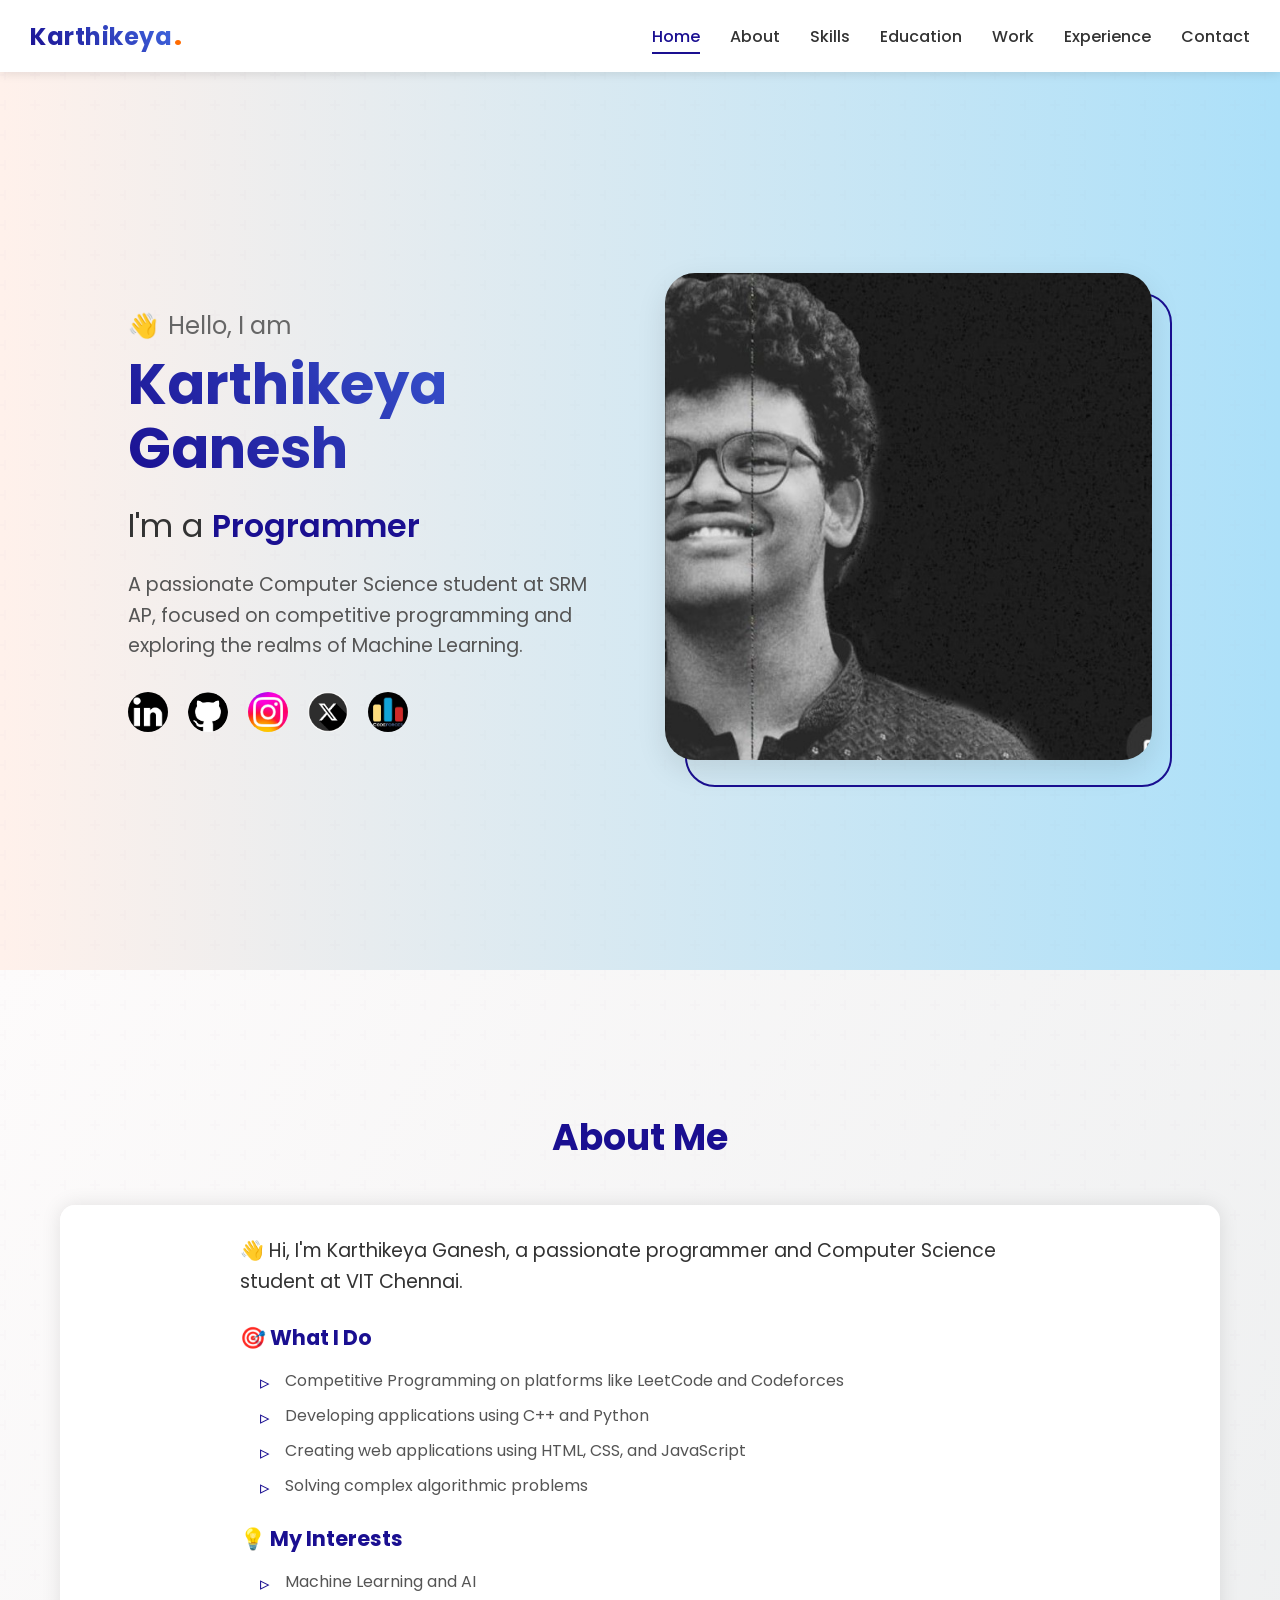
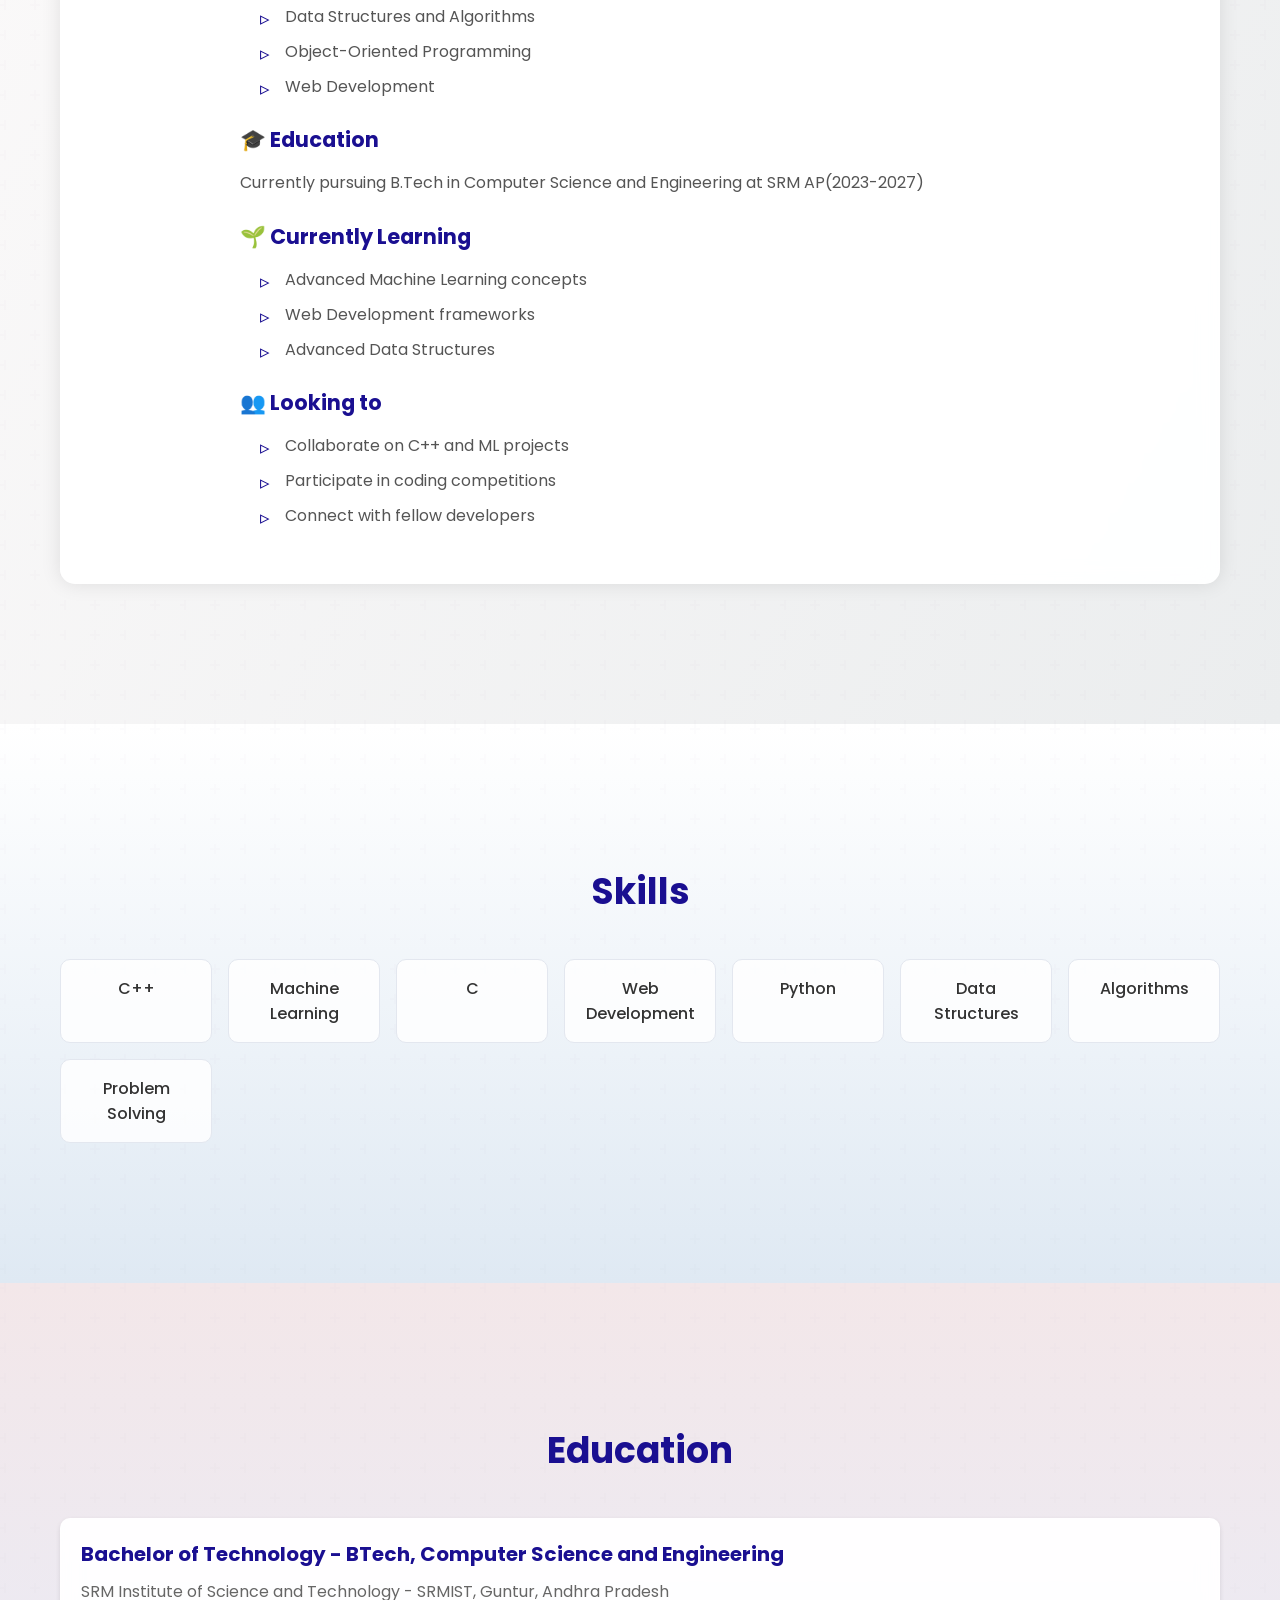
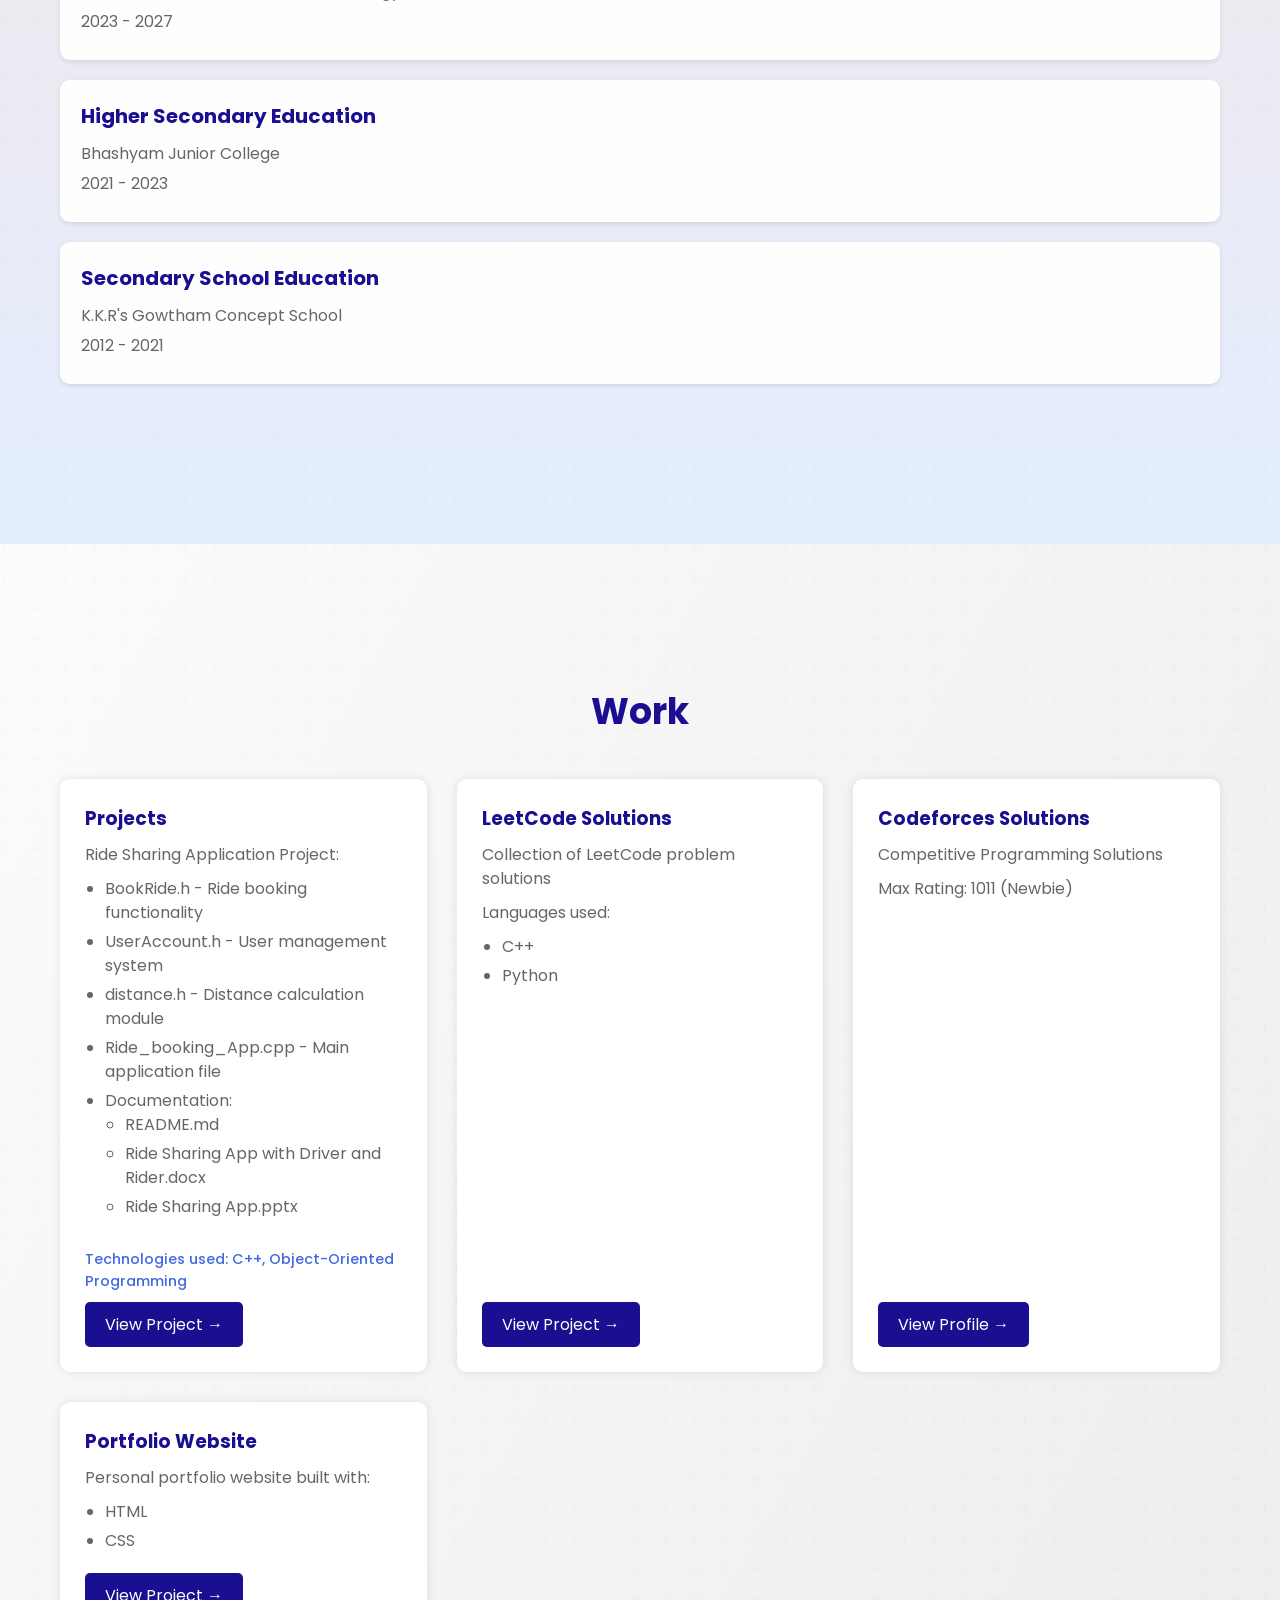
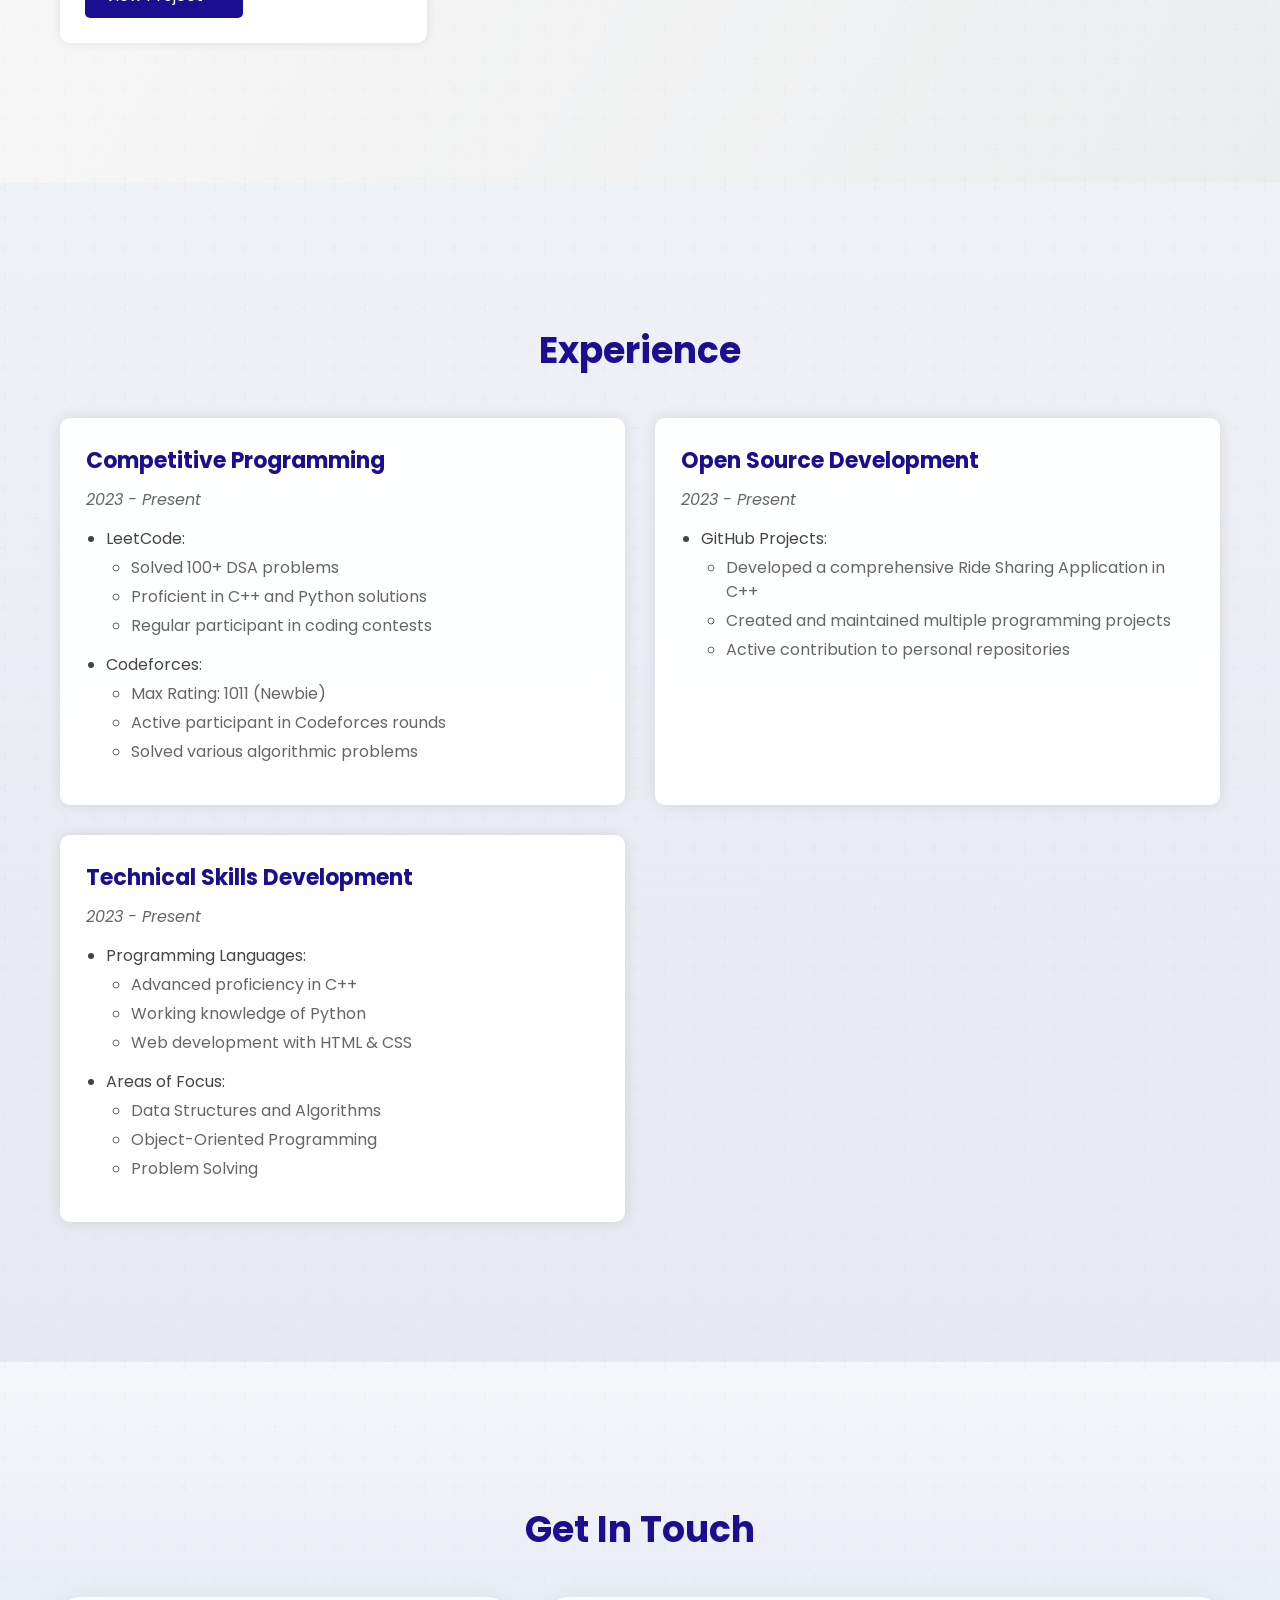
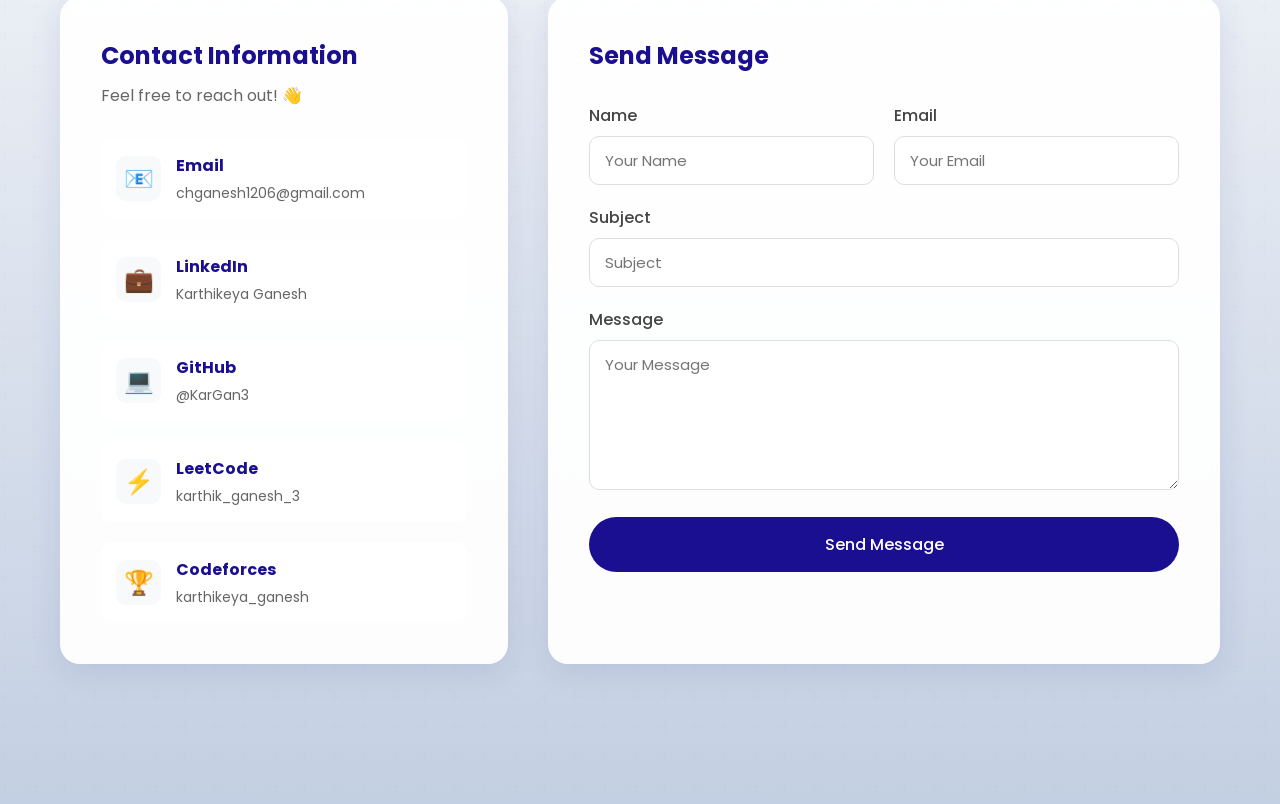
<file: portfolio.html>
<!DOCTYPE html>
<html lang="en">
<head>
  <meta charset="UTF-8">
  <meta name="viewport" content="width=device-width, initial-scale=1.0">
  <title>Portfolio</title>
  <link rel="stylesheet" href="portfolio.css">
  <link href="https://fonts.googleapis.com/css2?family=Poppins:wght@400;500;600;700&display=swap" rel="stylesheet">
</head>
<body>
  <nav>
    <div class="nav-brand">
      <span class="brand-text">Karthikeya</span>
      <span class="brand-dot">.</span>
    </div>
    <div class="nav-links">
      <a href="#home" class="active">Home</a>
      <a href="#about">About</a>
      <a href="#skills">Skills</a>
      <a href="#education">Education</a>
      <a href="#work">Work</a>
      <a href="#experience">Experience</a>
      <a href="#contact">Contact</a>
    </div>
  </nav>

  <section id="home" class="hero">
    <div class="hero-content">
      <div class="greeting">
        <span class="wave">👋</span> Hello, I am
      </div>
      <h1 class="name">Karthikeya Ganesh</h1>
      <div class="typing-container">
        <span class="static-text">I'm a </span>
        <span class="dynamic-text">
          <span>Programmer</span>
          <span>Problem Solver</span>
          <span>DSA Enthusiast</span>
        </span>
      </div>
      <p class="bio">
        A passionate Computer Science student at SRM AP, focused on competitive programming 
        and exploring the realms of Machine Learning.
      </p>
      <div class="social-links">
        <a href="https://www.linkedin.com/in/karthikeya-ganesh-0286682b3" target="_blank">
          <img src="linkedin.png" alt="LinkedIn">
        </a>
        <a href="https://github.com/KarGan3" target="_blank">
          <img src="github.png" alt="GitHub">
        </a>
        <a href="https://instagram.com/kartik_ganesh_3" target="_blank">
          <img src="instagram.jpeg" alt="Instagram">
        </a>
        <a href="https://leetcode.com/u/karthik_ganesh_3/" target="_blank">
          <img src="leetcode.png" alt="LeetCode">
        </a>
        <a href="https://codeforces.com/profile/karthikeya_ganesh" target="_blank">
          <img src="codeforces.png" alt="Codeforces">
        </a>
      </div>
    </div>
    <div class="hero-image">
      <img src="hero.jpeg" alt="Karthikeya Ganesh">
      <div class="hero-shape"></div>
    </div>
  </section>

  <section id="about">
    <div class="container">
      <h2>About Me</h2>
      <div class="about-content">
        <div class="about-text">
          <p class="about-intro">👋 Hi, I'm Karthikeya Ganesh, a passionate programmer and Computer Science student at VIT Chennai.</p>
          
          <div class="about-section">
            <h3>🎯 What I Do</h3>
            <ul>
              <li>Competitive Programming on platforms like LeetCode and Codeforces</li>
              <li>Developing applications using C++ and Python</li>
              <li>Creating web applications using HTML, CSS, and JavaScript</li>
              <li>Solving complex algorithmic problems</li>
            </ul>
          </div>

          <div class="about-section">
            <h3>💡 My Interests</h3>
            <ul>
              <li>Machine Learning and AI</li>
              <li>Data Structures and Algorithms</li>
              <li>Object-Oriented Programming</li>
              <li>Web Development</li>
            </ul>
          </div>

          <div class="about-section">
            <h3>🎓 Education</h3>
            <p>Currently pursuing B.Tech in Computer Science and Engineering at SRM AP(2023-2027)</p>
          </div>

          <div class="about-section">
            <h3>🌱 Currently Learning</h3>
            <ul>
              <li>Advanced Machine Learning concepts</li>
              <li>Web Development frameworks</li>
              <li>Advanced Data Structures</li>
            </ul>
          </div>

          <div class="about-section">
            <h3>👥 Looking to</h3>
            <ul>
              <li>Collaborate on C++ and ML projects</li>
              <li>Participate in coding competitions</li>
              <li>Connect with fellow developers</li>
            </ul>
          </div>
        </div>
      </div>
    </div>
  </section>

  <section id="skills">
    <div class="container">
      <h2>Skills</h2>
      <div class="skills-grid">
        <div class="skill-item">C++</div>
        <div class="skill-item">Machine Learning</div>
        <div class="skill-item">C</div>
        <div class="skill-item">Web Development</div>
        <div class="skill-item">Python</div>
        <div class="skill-item">Data Structures</div>
        <div class="skill-item">Algorithms</div>
        <div class="skill-item">Problem Solving</div>
      </div>
    </div>
  </section>

  <section id="education">
    <div class="container">
      <h2>Education</h2>
      <div class="education-item">
        <h3>Bachelor of Technology - BTech, Computer Science and Engineering</h3>
        <p>SRM Institute of Science and Technology - SRMIST, Guntur, Andhra Pradesh</p>
        <p>2023 - 2027</p>
      </div>
      <div class="education-item">
        <h3>Higher Secondary Education</h3>
        <p>Bhashyam Junior College</p>
        <p>2021 - 2023</p>
      </div>
      <div class="education-item">
        <h3>Secondary School Education</h3>
        <p>K.K.R's Gowtham Concept School</p>
        <p>2012 - 2021</p>
      </div>
    </div>
  </section>

  <section id="work">
    <div class="container">
      <h2>Work</h2>
      <div class="work-grid">
        <div class="work-item">
          <h3>Projects</h3>
          <p>Ride Sharing Application Project:</p>
          <ul>
            <li>BookRide.h - Ride booking functionality</li>
            <li>UserAccount.h - User management system</li>
            <li>distance.h - Distance calculation module</li>
            <li>Ride_booking_App.cpp - Main application file</li>
            <li>Documentation:
              <ul>
                <li>README.md</li>
                <li>Ride Sharing App with Driver and Rider.docx</li>
                <li>Ride Sharing App.pptx</li>
              </ul>
            </li>
          </ul>
          <p>Technologies used: C++, Object-Oriented Programming</p>
          <a href="https://github.com/KarGan3/project" target="_blank" class="project-link">View Project →</a>
        </div>
        <div class="work-item">
          <h3>LeetCode Solutions</h3>
          <p>Collection of LeetCode problem solutions</p>
          <p>Languages used:</p>
          <ul>
            <li>C++</li>
            <li>Python</li>
          </ul>
          <a href="https://github.com/KarGan3/LeetCode" target="_blank" class="project-link">View Project →</a>
        </div>
        <div class="work-item">
          <h3>Codeforces Solutions</h3>
          <p>Competitive Programming Solutions</p>
          <p>Max Rating: 1011 (Newbie)</p>
          <a href="https://codeforces.com/profile/karthikeya_ganesh" target="_blank" class="project-link">View Profile →</a>
        </div>
        <div class="work-item">
          <h3>Portfolio Website</h3>
          <p>Personal portfolio website built with:</p>
          <ul>
            <li>HTML</li>
            <li>CSS</li>
          </ul>
          <a href="https://github.com/KarGan3/portfolio" target="_blank" class="project-link">View Project →</a>
        </div>
      </div>
    </div>
  </section>

  <section id="experience">
    <div class="container">
      <h2>Experience</h2>
      <div class="experience-grid">
        <div class="experience-item">
          <h3>Competitive Programming</h3>
          <p class="experience-period">2023 - Present</p>
          <ul>
            <li>LeetCode:
              <ul>
                <li>Solved 100+ DSA problems</li>
                <li>Proficient in C++ and Python solutions</li>
                <li>Regular participant in coding contests</li>
              </ul>
            </li>
            <li>Codeforces:
              <ul>
                <li>Max Rating: 1011 (Newbie)</li>
                <li>Active participant in Codeforces rounds</li>
                <li>Solved various algorithmic problems</li>
              </ul>
            </li>
          </ul>
        </div>

        <div class="experience-item">
          <h3>Open Source Development</h3>
          <p class="experience-period">2023 - Present</p>
          <ul>
            <li>GitHub Projects:
              <ul>
                <li>Developed a comprehensive Ride Sharing Application in C++</li>
                <li>Created and maintained multiple programming projects</li>
                <li>Active contribution to personal repositories</li>
              </ul>
            </li>
          </ul>
        </div>

        <div class="experience-item">
          <h3>Technical Skills Development</h3>
          <p class="experience-period">2023 - Present</p>
          <ul>
            <li>Programming Languages:
              <ul>
                <li>Advanced proficiency in C++</li>
                <li>Working knowledge of Python</li>
                <li>Web development with HTML & CSS</li>
              </ul>
            </li>
            <li>Areas of Focus:
              <ul>
                <li>Data Structures and Algorithms</li>
                <li>Object-Oriented Programming</li>
                <li>Problem Solving</li>
              </ul>
            </li>
          </ul>
        </div>
      </div>
    </div>
  </section>

  <section id="contact">
    <div class="container">
      <h2>Get In Touch</h2>
      <div class="contact-wrapper">
        <div class="contact-info">
          <div class="contact-card">
            <div class="contact-header">
              <h3>Contact Information</h3>
              <p>Feel free to reach out! 👋</p>
            </div>
            
            <div class="contact-links">
              <a href="mailto:chganesh1206@gmail.com" class="contact-link">
                <div class="icon">📧</div>
                <div class="link-content">
                  <h4>Email</h4>
                  <p>chganesh1206@gmail.com</p>
                </div>
              </a>

              <a href="https://www.linkedin.com/in/karthikeya-ganesh-0286682b3" target="_blank" class="contact-link">
                <div class="icon">💼</div>
                <div class="link-content">
                  <h4>LinkedIn</h4>
                  <p>Karthikeya Ganesh</p>
                </div>
              </a>

              <a href="https://github.com/KarGan3" target="_blank" class="contact-link">
                <div class="icon">💻</div>
                <div class="link-content">
                  <h4>GitHub</h4>
                  <p>@KarGan3</p>
                </div>
              </a>

              <a href="https://leetcode.com/u/karthik_ganesh_3/" target="_blank" class="contact-link">
                <div class="icon">⚡</div>
                <div class="link-content">
                  <h4>LeetCode</h4>
                  <p>karthik_ganesh_3</p>
                </div>
              </a>

              <a href="https://codeforces.com/profile/karthikeya_ganesh" target="_blank" class="contact-link">
                <div class="icon">🏆</div>
                <div class="link-content">
                  <h4>Codeforces</h4>
                  <p>karthikeya_ganesh</p>
                </div>
              </a>
            </div>
          </div>
        </div>

        <div class="contact-form-wrapper">
          <form class="contact-form">
            <h3>Send Message</h3>
            <div class="form-row">
              <div class="form-group">
                <label for="name">Name</label>
                <input type="text" id="name" required placeholder="Your Name">
              </div>
              <div class="form-group">
                <label for="email">Email</label>
                <input type="email" id="email" required placeholder="Your Email">
              </div>
            </div>
            <div class="form-group">
              <label for="subject">Subject</label>
              <input type="text" id="subject" required placeholder="Subject">
            </div>
            <div class="form-group">
              <label for="message">Message</label>
              <textarea id="message" required placeholder="Your Message"></textarea>
            </div>
            <button type="submit" class="send-btn">Send Message</button>
          </form>
        </div>
      </div>
    </div>
  </section>

  <script>
    // Add scroll event listener to handle nav bar styling
    window.addEventListener('scroll', function() {
      const nav = document.querySelector('nav');
      if (window.scrollY > 50) {
        nav.classList.add('scrolled');
      } else {
        nav.classList.remove('scrolled');
      }
    });

    // Add active class to current section in nav
    const sections = document.querySelectorAll('section');
    const navLinks = document.querySelectorAll('.nav-links a');

    window.addEventListener('scroll', () => {
      let current = '';
      
      sections.forEach(section => {
        const sectionTop = section.offsetTop;
        const sectionHeight = section.clientHeight;
        
        if (pageYOffset >= sectionTop - 150) {
          current = section.getAttribute('id');
        }
      });

      navLinks.forEach(link => {
        link.classList.remove('active');
        if (link.getAttribute('href').slice(1) === current) {
          link.classList.add('active');
        }
      });
    });

    // Typing animation
    const texts = document.querySelectorAll('.dynamic-text span');
    let index = 0;

    function changeText() {
      texts[index].classList.remove('active');
      index = (index + 1) % texts.length;
      texts[index].classList.add('active');
    }

    texts[0].classList.add('active');
    setInterval(changeText, 3000);
  </script>
</body>
</html>
</file>
<file: portfolio.css>
* {
  margin: 0;
  padding: 0;
  box-sizing: border-box;
  font-family: 'Poppins', sans-serif;
}

html {
  scroll-behavior: smooth;
}

body {
  background: #fff;
  overflow-x: hidden;
  padding-top: 70px;
}

/* ---------- Navigation ---------- */
nav {
  position: fixed;
  top: 0;
  left: 0;
  right: 0;
  z-index: 1000;
  background: rgba(255, 255, 255, 0.95);
  backdrop-filter: blur(10px);
  padding: 15px 30px;
  display: flex;
  justify-content: space-between;
  align-items: center;
  box-shadow: 0 2px 10px rgba(0, 0, 0, 0.1);
  transition: all 0.3s ease;
}

nav.scrolled {
  padding: 10px 30px;
  background: rgba(255, 255, 255, 0.98);
}

.nav-brand {
  display: flex;
  align-items: center;
  font-size: 24px;
  font-weight: 700;
  color: #1a0f91;
  letter-spacing: 0.5px;
}

.brand-text {
  background: linear-gradient(45deg, #1a0f91, #4169E1);
  -webkit-background-clip: text;
  background-clip: text;
  -webkit-text-fill-color: transparent;
}

.brand-dot {
  color: #ff6b00;
  font-size: 28px;
  margin-left: 2px;
  animation: pulse 2s infinite;
}

@keyframes pulse {
  0% { transform: scale(1); }
  50% { transform: scale(1.2); }
  100% { transform: scale(1); }
}

.nav-links {
  display: flex;
  gap: 30px;
}

.nav-links a {
  color: #333;
  text-decoration: none;
  font-weight: 500;
  transition: color 0.3s ease;
  position: relative;
}

.nav-links a::after {
  content: '';
  position: absolute;
  bottom: -5px;
  left: 0;
  width: 0;
  height: 2px;
  background: #1a0f91;
  transition: width 0.3s ease;
}

.nav-links a:hover,
.nav-links a.active {
  color: #1a0f91;
}

.nav-links a:hover::after,
.nav-links a.active::after {
  width: 100%;
}

/* ---------- Sections (shared) ---------- */
section {
  position: relative;
  overflow: hidden;
  padding: 60px 0;
  scroll-margin-top: 70px;
}

section::before {
  content: '';
  position: absolute;
  inset: 0;
  background-image: url("data:image/svg+xml,%3Csvg width='60' height='60' viewBox='0 0 60 60' xmlns='http://www.w3.org/2000/svg'%3E%3Cg fill='none' fill-rule='evenodd'%3E%3Cg fill='%239C92AC' fill-opacity='0.05'%3E%3Cpath d='M36 34v-4h-2v4h-4v2h4v4h2v-4h4v-2h-4zm0-30V0h-2v4h-4v2h4v4h2V6h4V4h-4zM6 34v-4H4v4H0v2h4v4h2V6h4V4H6zM6 4V0H4v4H0v2h4v4h2V6h4V4H6z'/%3E%3C/g%3E%3C/g%3E%3C/svg%3E");
  opacity: 0.5;
  z-index: 0;
  pointer-events: none;
}

section:hover::before {
  animation: patternMove 20s linear infinite;
}

@keyframes patternMove {
  to { background-position: 60px 60px; }
}

section > * {
  position: relative;
  z-index: 1;
}

section h2 {
  text-align: center;
  margin-bottom: 40px;
  font-size: 36px;
  color: #1a0f91;
}

.container {
  max-width: 1200px;
  margin: 0 auto;
  padding: 80px 20px;
}

#home       { background: linear-gradient(to right, #fff1eb 0%, #ace0f9 100%); }
#about      { background: linear-gradient(120deg, #fdfbfb 0%, #ebedee 100%); }
#skills     { background: linear-gradient(to top, #dfe9f3 0%, white 100%); }
#education  { background: linear-gradient(to bottom, #f3e7e9 0%, #e3eeff 100%); }
#work       { background: linear-gradient(120deg, #fdfbfb 0%, #ebedee 100%); }
#experience { background: linear-gradient(to top, #e6e9f0 0%, #eef1f5 100%); }
#contact    { background: linear-gradient(to bottom, #f5f7fa 0%, #c3cfe2 100%); }

/* Glass cards */
.work-item,
.education-item,
.experience-item,
.about-content,
.contact-card,
.contact-form-wrapper {
  background: rgba(255, 255, 255, 0.95);
  backdrop-filter: blur(10px);
  border: 1px solid rgba(255, 255, 255, 0.18);
}

/* ---------- Hero ---------- */
.hero {
  min-height: 100vh;
  display: flex;
  align-items: center;
  justify-content: space-between;
  padding: 0 10%;
  gap: 50px;
}

.hero-content {
  flex: 1;
  max-width: 600px;
}

.greeting {
  font-size: 1.5em;
  color: #666;
  margin-bottom: 10px;
  display: flex;
  align-items: center;
  gap: 10px;
}

.wave {
  animation: wave 2s infinite;
  display: inline-block;
  transform-origin: 70% 70%;
}

@keyframes wave {
  0% { transform: rotate(0deg); }
  10% { transform: rotate(14deg); }
  20% { transform: rotate(-8deg); }
  30% { transform: rotate(14deg); }
  40% { transform: rotate(-4deg); }
  50% { transform: rotate(10deg); }
  60%, 100% { transform: rotate(0deg); }
}

.name {
  font-size: 3.5em;
  background: linear-gradient(45deg, #1a0f91, #4169E1);
  -webkit-background-clip: text;
  background-clip: text;
  -webkit-text-fill-color: transparent;
  margin-bottom: 20px;
  line-height: 1.15;
}

.typing-container {
  font-size: 2em;
  margin-bottom: 20px;
  color: #333;
  min-height: 1.5em;
}

.dynamic-text {
  display: inline-block;
  color: #1a0f91;
  font-weight: 600;
}

.dynamic-text span {
  display: none;
}

.dynamic-text span.active {
  display: inline-block;
  animation: fadeIn 0.6s ease;
}

@keyframes fadeIn {
  from { opacity: 0; transform: translateY(8px); }
  to   { opacity: 1; transform: translateY(0); }
}

.bio {
  font-size: 1.2em;
  color: #555;
  line-height: 1.6;
  margin-bottom: 30px;
  max-width: 600px;
}

.social-links {
  display: flex;
  gap: 20px;
  align-items: center;
}

.social-links a {
  width: 40px;
  height: 40px;
  border-radius: 50%;
  overflow: hidden;
  transition: transform 0.3s ease;
}

.social-links a:hover {
  transform: translateY(-5px);
}

.social-links img {
  width: 100%;
  height: 100%;
  object-fit: cover;
}

.hero-image {
  flex: 1;
  max-width: 500px;
  position: relative;
}

.hero-image img {
  width: 100%;
  height: auto;
  aspect-ratio: 1;
  object-fit: cover;
  border-radius: 30px;
  box-shadow: 0 10px 30px rgba(0, 0, 0, 0.1);
  position: relative;
  z-index: 2;
  transition: transform 0.3s ease;
}

.hero-shape {
  position: absolute;
  top: 20px;
  left: 20px;
  right: -20px;
  bottom: -20px;
  border: 2px solid #1a0f91;
  border-radius: 30px;
  z-index: 1;
  transition: all 0.3s ease;
}

.hero-image:hover img { transform: translate(-10px, -10px); }
.hero-image:hover .hero-shape { transform: translate(10px, 10px); }

/* ---------- About ---------- */
.about-content {
  border-radius: 15px;
  padding: 30px;
  box-shadow: 0 0 20px rgba(0, 0, 0, 0.1);
  transition: transform 0.3s ease;
}

.about-content:hover {
  transform: translateY(-5px);
}

.about-text {
  max-width: 800px;
  margin: 0 auto;
}

.about-intro {
  font-size: 1.2em;
  color: #333;
  margin-bottom: 25px;
  line-height: 1.6;
}

.about-section {
  margin-bottom: 25px;
}

.about-section h3 {
  color: #1a0f91;
  font-size: 1.3em;
  margin-bottom: 15px;
  display: flex;
  align-items: center;
  gap: 10px;
}

.about-section p {
  color: #555;
  line-height: 1.6;
  margin-bottom: 15px;
}

.about-section ul {
  list-style: none;
  padding-left: 20px;
}

.about-section ul li {
  color: #555;
  margin-bottom: 10px;
  position: relative;
  padding-left: 25px;
  transition: transform 0.3s ease;
}

.about-section ul li:hover {
  transform: translateX(5px);
}

.about-section ul li::before {
  content: "▹";
  color: #1a0f91;
  position: absolute;
  left: 0;
  font-size: 1.2em;
}

/* ---------- Skills ---------- */
.skills-grid {
  display: grid;
  grid-template-columns: repeat(auto-fit, minmax(150px, 1fr));
  gap: 16px;
  text-align: center;
}

.skill-item {
  padding: 16px 12px;
  background: rgba(255, 255, 255, 0.85);
  border: 1px solid #e3e7ef;
  border-radius: 10px;
  font-weight: 500;
  color: #333;
  transition: all 0.3s ease;
}

.skill-item:hover {
  transform: translateY(-5px);
  background: linear-gradient(45deg, #1a0f91, #4169E1);
  color: #fff;
  box-shadow: 0 5px 15px rgba(26, 15, 145, 0.2);
}

/* ---------- Education ---------- */
.education-item {
  padding: 20px;
  border-radius: 10px;
  margin-bottom: 20px;
  box-shadow: 0 2px 5px rgba(0, 0, 0, 0.1);
}

.education-item h3 {
  color: #1a0f91;
  margin-bottom: 10px;
  font-size: 20px;
}

.education-item p {
  color: #666;
  margin-bottom: 5px;
}

/* ---------- Work ---------- */
.work-grid {
  display: grid;
  grid-template-columns: repeat(auto-fit, minmax(300px, 1fr));
  gap: 30px;
}

.work-item {
  display: flex;
  flex-direction: column;
  border-radius: 10px;
  padding: 24px;
  box-shadow: 0 0 10px rgba(0, 0, 0, 0.1);
  transition: transform 0.3s ease;
}

.work-item:hover {
  transform: translateY(-5px);
}

.work-item h3 {
  color: #1a0f91;
  margin-bottom: 10px;
}

.work-item p {
  color: #666;
  margin-bottom: 10px;
  line-height: 1.5;
}

/* "Technologies used" line */
.work-item ul + p {
  font-size: 0.9em;
  font-weight: 500;
  color: #4169E1;
}

.work-item ul {
  color: #666;
  margin-left: 20px;
  margin-bottom: 15px;
}

.work-item ul li {
  margin-bottom: 5px;
  line-height: 1.5;
}

.project-link {
  display: inline-block;
  align-self: flex-start;
  margin-top: auto;
  padding: 10px 20px;
  background: #1a0f91;
  color: #fff;
  text-decoration: none;
  border-radius: 5px;
  transition: background 0.3s ease;
}

.project-link:hover {
  background: #150c6e;
}

/* ---------- Experience ---------- */
.experience-grid {
  display: grid;
  grid-template-columns: repeat(2, 1fr);
  gap: 30px;
  margin-top: 20px;
}

.experience-item {
  border-radius: 10px;
  padding: 25px;
  box-shadow: 0 0 15px rgba(0, 0, 0, 0.1);
  transition: transform 0.3s ease;
}

.experience-item:hover {
  transform: translateY(-5px);
}

.experience-item h3 {
  color: #1a0f91;
  margin-bottom: 10px;
  font-size: 22px;
}

.experience-period {
  color: #666;
  font-style: italic;
  margin-bottom: 15px;
}

.experience-item ul {
  margin-left: 20px;
  color: #444;
}

.experience-item ul li {
  margin-bottom: 10px;
  line-height: 1.5;
}

.experience-item ul ul {
  margin-left: 25px;
  margin-top: 5px;
  margin-bottom: 15px;
}

.experience-item ul ul li {
  color: #666;
  margin-bottom: 5px;
}

/* ---------- Contact ---------- */
.contact-wrapper {
  display: grid;
  grid-template-columns: 1fr 1.5fr;
  gap: 40px;
  margin-top: 30px;
}

.contact-card,
.contact-form-wrapper {
  padding: 40px;
  border-radius: 20px;
  box-shadow: 0 8px 32px rgba(31, 38, 135, 0.1);
}

.contact-header {
  margin-bottom: 30px;
}

.contact-header h3 {
  color: #1a0f91;
  font-size: 24px;
  margin-bottom: 10px;
}

.contact-header p {
  color: #666;
  font-size: 16px;
}

.contact-links {
  display: flex;
  flex-direction: column;
  gap: 20px;
}

.contact-link {
  display: flex;
  align-items: center;
  padding: 15px;
  border-radius: 12px;
  background: rgba(255, 255, 255, 0.8);
  text-decoration: none;
  transition: all 0.3s ease;
}

.contact-link:hover {
  transform: translateX(10px);
  background: rgba(255, 255, 255, 0.95);
  box-shadow: 0 5px 15px rgba(0, 0, 0, 0.1);
}

.icon {
  width: 45px;
  height: 45px;
  flex-shrink: 0;
  background: #f8f9fa;
  border-radius: 10px;
  display: flex;
  align-items: center;
  justify-content: center;
  font-size: 24px;
  margin-right: 15px;
}

.link-content h4 {
  color: #1a0f91;
  margin-bottom: 5px;
}

.link-content p {
  color: #666;
  font-size: 14px;
  word-break: break-word;
}

.contact-form h3 {
  color: #1a0f91;
  font-size: 24px;
  margin-bottom: 30px;
}

.form-row {
  display: grid;
  grid-template-columns: 1fr 1fr;
  gap: 20px;
}

.form-group {
  margin-bottom: 20px;
}

.form-group label {
  display: block;
  margin-bottom: 8px;
  color: #444;
  font-weight: 500;
}

.form-group input,
.form-group textarea {
  width: 100%;
  padding: 12px 15px;
  border: 1px solid #ddd;
  border-radius: 10px;
  font-size: 15px;
  background: rgba(255, 255, 255, 0.9);
  transition: all 0.3s ease;
}

.form-group input:focus,
.form-group textarea:focus {
  border-color: #1a0f91;
  outline: none;
  box-shadow: 0 0 0 3px rgba(26, 15, 145, 0.1);
}

.form-group textarea {
  height: 150px;
  resize: vertical;
}

.send-btn {
  width: 100%;
  background: #1a0f91;
  color: #fff;
  border: none;
  padding: 15px 30px;
  border-radius: 30px;
  font-size: 16px;
  font-weight: 500;
  cursor: pointer;
  transition: all 0.3s ease;
}

.send-btn:disabled {
  opacity: 0.7;
  cursor: not-allowed;
}

.form-status {
  margin-top: 15px;
  text-align: center;
  font-weight: 500;
  min-height: 1.4em;
}

.form-status.success { color: #1a7f37; }
.form-status.error { color: #cf222e; }

.send-btn:hover {
  background: #150c6e;
  transform: translateY(-2px);
  box-shadow: 0 5px 15px rgba(26, 15, 145, 0.2);
}

/* ---------- Responsive ---------- */
@media (max-width: 968px) {
  .hero {
    flex-direction: column;
    text-align: center;
    padding: 120px 5% 50px;
  }

  .greeting,
  .social-links {
    justify-content: center;
  }

  .hero-image {
    max-width: 80%;
    margin-top: 30px;
  }

  .name { font-size: 2.8em; }
  .typing-container { font-size: 1.6em; }

  .experience-grid {
    grid-template-columns: 1fr;
  }
}

@media (max-width: 768px) {
  nav {
    padding: 10px 15px;
    flex-direction: column;
    gap: 8px;
  }

  nav.scrolled { padding: 8px 15px; }

  .nav-brand { font-size: 20px; }

  .nav-links {
    gap: 14px;
    font-size: 0.85em;
    flex-wrap: wrap;
    justify-content: center;
  }

  body { padding-top: 100px; }
  section { scroll-margin-top: 100px; }

  .about-content { padding: 20px; }
  .about-intro { font-size: 1.1em; }
  .about-section h3 { font-size: 1.2em; }

  .contact-wrapper,
  .form-row {
    grid-template-columns: 1fr;
    gap: 0;
  }

  .contact-wrapper { gap: 30px; }

  .contact-card,
  .contact-form-wrapper {
    padding: 30px;
  }
}

@media (max-width: 480px) {
  .name { font-size: 2.2em; }
  .typing-container { font-size: 1.4em; }
  .hero-image { max-width: 90%; }
  .work-grid { grid-template-columns: 1fr; }
}
</file>
